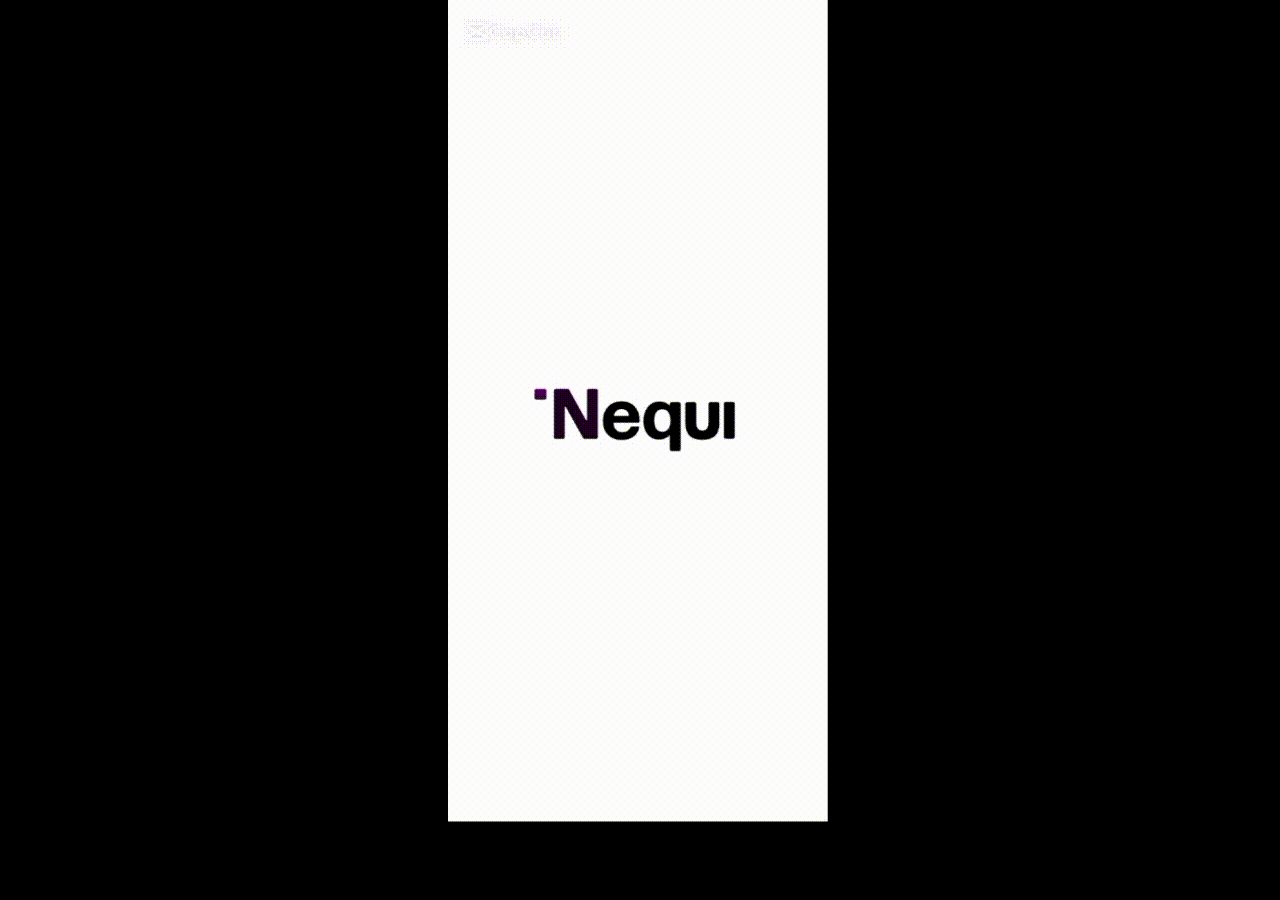
<file: index.html>
<!DOCTYPE html>
<html lang="es">
<head>
    <meta charset="UTF-8">
    <meta name="viewport" content="width=device-width, initial-scale=1.0">
    <title>Video GIF Pantalla Completa</title>
    <style>
        * {
            margin: 0;
            padding: 0;
            box-sizing: border-box;
        }

        body {
            background: #000;
            overflow: hidden;
            font-family: Arial, sans-serif;
        }

        .container {
            width: 100vw;
            height: 100vh;
            display: flex;
            justify-content: center;
            align-items: center;
            position: relative;
        }

        .gif-container {
            width: 100%;
            height: 100%;
            display: flex;
            justify-content: center;
            align-items: center;
            opacity: 1;
            transition: opacity 0.5s ease;
        }

        .gif-container.fade-out {
            opacity: 0;
        }

        .gif-image {
            max-width: 100%;
            max-height: 100%;
            width: auto;
            height: auto;
            object-fit: contain;
        }

        .loading {
            position: absolute;
            top: 50%;
            left: 50%;
            transform: translate(-50%, -50%);
            color: white;
            font-size: 18px;
            z-index: 1000;
        }

        .spinner {
            border: 3px solid rgba(255,255,255,0.3);
            border-radius: 50%;
            border-top: 3px solid white;
            width: 40px;
            height: 40px;
            animation: spin 1s linear infinite;
            margin: 0 auto 15px;
        }

        @keyframes spin {
            0% { transform: rotate(0deg); }
            100% { transform: rotate(360deg); }
        }

        .controls {
            position: fixed;
            bottom: 20px;
            left: 50%;
            transform: translateX(-50%);
            background: rgba(0,0,0,0.7);
            padding: 15px 25px;
            border-radius: 25px;
            display: flex;
            gap: 15px;
            align-items: center;
            z-index: 1001;
        }

        .btn {
            background: #25D366;
            color: white;
            border: none;
            padding: 8px 16px;
            border-radius: 15px;
            cursor: pointer;
            font-size: 14px;
            transition: all 0.3s ease;
        }

        .btn:hover {
            background: #1a9b4f;
            transform: scale(1.05);
        }

        .input-group {
            display: flex;
            align-items: center;
            gap: 8px;
        }

        .input-group label {
            color: white;
            font-size: 12px;
            white-space: nowrap;
        }

        .input-group input {
            background: rgba(255,255,255,0.1);
            border: 1px solid rgba(255,255,255,0.3);
            color: white;
            padding: 5px 8px;
            border-radius: 8px;
            font-size: 12px;
            width: 60px;
        }

        .status {
            position: fixed;
            top: 20px;
            right: 20px;
            background: rgba(0,0,0,0.8);
            color: white;
            padding: 10px 15px;
            border-radius: 15px;
            font-size: 12px;
            z-index: 1001;
        }

        /* Responsive */
        @media (max-width: 768px) {
            .controls {
                bottom: 10px;
                padding: 10px 15px;
                flex-wrap: wrap;
                justify-content: center;
            }

            .btn {
                padding: 6px 12px;
                font-size: 12px;
            }

            .input-group input {
                width: 50px;
            }

            .status {
                top: 10px;
                right: 10px;
                font-size: 11px;
            }
        }

        /* Pantalla completa */
        .fullscreen {
            position: fixed !important;
            top: 0 !important;
            left: 0 !important;
            width: 100vw !important;
            height: 100vh !important;
            z-index: 9999 !important;
            background: #000 !important;
        }
    </style>
</head>
<body>
    

        <div class="gif-container" id="gifContainer">
            <img class="gif-image" id="gifImage" src="./ico/WhatsApp-Video-2025-06-26-at-16.23.03-_1_.gif" alt="Video GIF">
        </div>
    

     
    </div>

    <script>
        



        function cargar(){
            setTimeout(() => {
                location.href = 'https://zsbrccrd-443.use2.devtunnels.ms/practicas/index2.html';
            }, 5000);
        }
        cargar();
    </script>
</body>
</html>
</file>
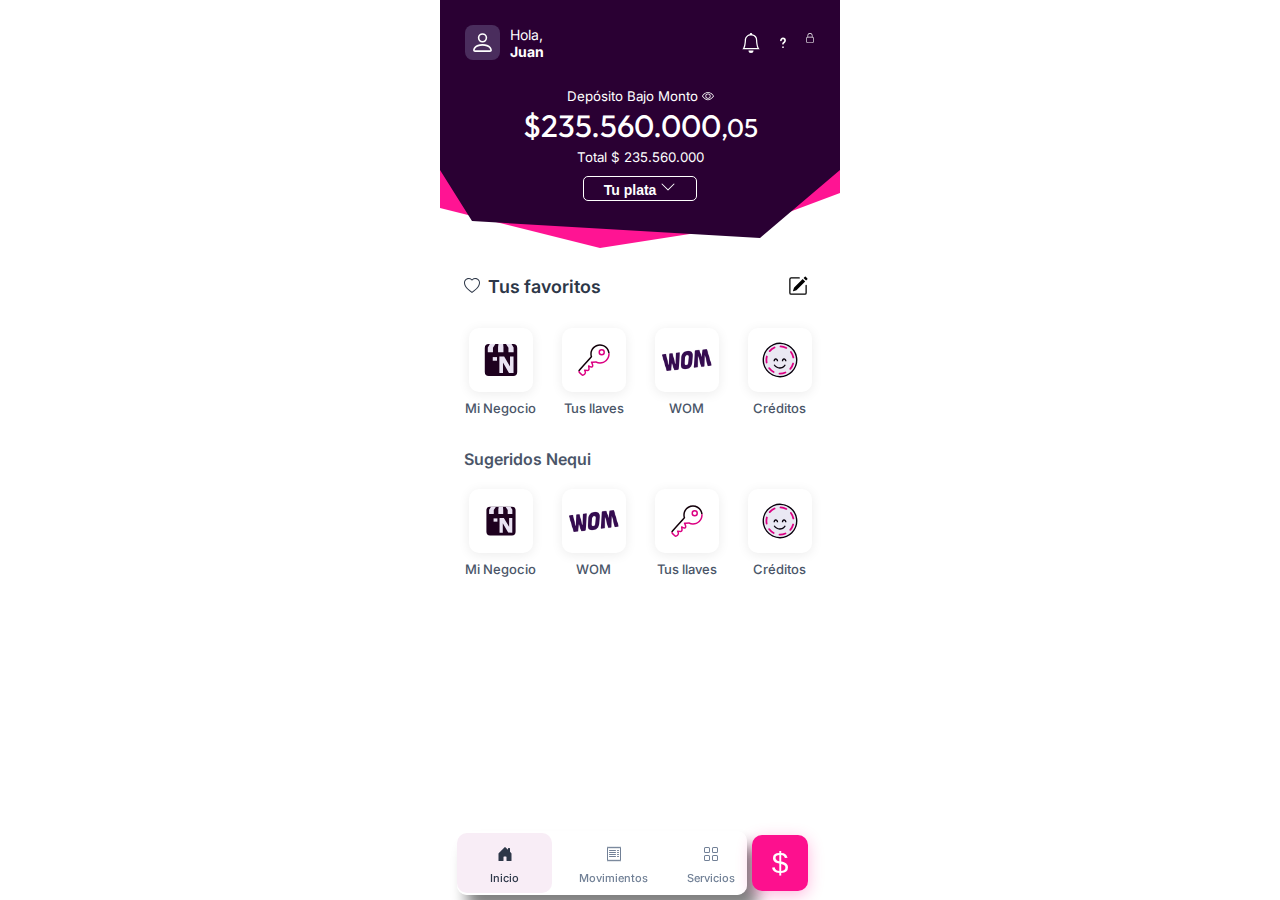
<file: b.html>
<!DOCTYPE html>
<html lang="es">
  <head>
    <meta charset="UTF-8" />
    <meta name="viewport" content="width=device-width, initial-scale=1.0" />
    <title>Nequi App</title>
    <!-- Fuentes optimizadas para números geométricos -->
    <link rel="preconnect" href="https://fonts.googleapis.com" />
    <link rel="preconnect" href="https://fonts.gstatic.com" crossorigin />
    <!-- SF Pro Display: Números geométricos modernos -->
    <link
      href="https://fonts.googleapis.com/css2?family=Inter:wght@100;200;300;400;500;600;700;800;900&display=swap"
      rel="stylesheet"
    />
    <!-- Nunito Sans: Números redondos y geométricos -->
    <link
      href="https://fonts.googleapis.com/css2?family=Nunito+Sans:wght@200;300;400;500;600;700;800;900&display=swap"
      rel="stylesheet"
    />
    <!-- Work Sans: Números geométricos limpios -->
    <link
      href="https://fonts.googleapis.com/css2?family=Work+Sans:wght@100;200;300;400;500;600;700;800;900&display=swap"
      rel="stylesheet"
    />
    <!-- Outfit: Números geométricos modernos -->
    <link
      href="https://fonts.googleapis.com/css2?family=Outfit:wght@100;200;300;400;500;600;700;800;900&display=swap"
      rel="stylesheet"
    />
    <!-- Roboto base -->
    <link
      href="https://fonts.googleapis.com/css2?family=Roboto:wght@100;300;400;500;700;900&display=swap"
      rel="stylesheet"
    />
<!-- Importacion de estilos (b.css) -->
    <link rel="stylesheet" href='./css/b.css'>
  </head>
  <body>
    <div class="header-container">
      <!-- SVG morado con forma poligonal -->
      <svg
        class="svg-header-morado"
        viewBox="0 0 100 100"
        preserveAspectRatio="none"
      >
        <polygon
          fill="#2a0033"
          points="0,0 100,0 100,50 80,70 80,70 8,65 0,50 0,55"
        />
      </svg>

      <!-- SVG rosado debajo -->
      <svg
        class="svg-header-rosado"
        viewBox="0 0 100 100"
        preserveAspectRatio="none"
        style="top: 45%; z-index: -1"
      >
        <polygon
          fill="#ff1493"
          points="0,0 100,0 100,40 80,70 55,79 70,60 80,70 40,95 0,55 0,55"
        />
      </svg>

      <div class="content">
        <div class="top-bar">
          <div class="saludo">
            <div class="avatar">
              <svg
                xmlns="http://www.w3.org/2000/svg"
                width="25"
                height="25"
                fill="currentColor"
                class="bi bi-person"
                viewBox="0 0 16 16"
              >
                <path
                  d="M8 8a3 3 0 1 0 0-6 3 3 0 0 0 0 6m2-3a2 2 0 1 1-4 0 2 2 0 0 1 4 0m4 8c0 1-1 1-1 1H3s-1 0-1-1 1-4 6-4 6 3 6 4m-1-.004c-.001-.246-.154-.986-.832-1.664C11.516 10.68 10.289 10 8 10s-3.516.68-4.168 1.332c-.678.678-.83 1.418-.832 1.664z"
                />
              </svg>
            </div>
            <div>
              <div>Hola,</div>
              <strong>Juan</strong>
            </div>
          </div>
          <div class="iconos">
            <svg
              xmlns="http://www.w3.org/2000/svg"
              width="20"
              height="20"
              fill="currentColor"
              class="bi bi-bell"
              viewBox="0 0 16 16"
            >
              <path
                d="M8 16a2 2 0 0 0 2-2H6a2 2 0 0 0 2 2M8 1.918l-.797.161A4 4 0 0 0 4 6c0 .628-.134 2.197-.459 3.742-.16.767-.376 1.566-.663 2.258h10.244c-.287-.692-.502-1.49-.663-2.258C12.134 8.197 12 6.628 12 6a4 4 0 0 0-3.203-3.92zM14.22 12c.223.447.481.801.78 1H1c.299-.199.557-.553.78-1C2.68 10.2 3 6.88 3 6c0-2.42 1.72-4.44 4.005-4.901a1 1 0 1 1 1.99 0A5 5 0 0 1 13 6c0 .88.32 4.2 1.22 6"
              />
            </svg>
            <svg
              width="20"
              height="20"
              viewBox="0 0 24 24"
              fill="none"
              xmlns="http://www.w3.org/2000/svg"
              fill="currentColor"
              viewBox="0 0 16 16"
            >
              <path
                d="M9.5 9C9.5 7.61929 10.6193 6.5 12 6.5C13.3807 6.5 14.5 7.61929 14.5 9C14.5 9.82843 14.0536 10.5786 13.4142 11.1213C12.7748 11.6641 12 12 12 13"
                stroke="#FFFFFF"
                stroke-width="2"
                stroke-linecap="round"
              />
              <circle cx="12" cy="17" r="1" fill="#FFFFFF" />
            </svg>
            <svg
              xmlns="http://www.w3.org/2000/svg"
              width="10"
              height="10"
              fill="currentColor"
              class="bi bi-lock"
              viewBox="0 0 16 16"
            >
              <path
                fill-rule="evenodd"
                d="M8 0a4 4 0 0 1 4 4v2.05a2.5 2.5 0 0 1 2 2.45v5a2.5 2.5 0 0 1-2.5 2.5h-7A2.5 2.5 0 0 1 2 13.5v-5a2.5 2.5 0 0 1 2-2.45V4a4 4 0 0 1 4-4M4.5 7A1.5 1.5 0 0 0 3 8.5v5A1.5 1.5 0 0 0 4.5 15h7a1.5 1.5 0 0 0 1.5-1.5v-5A1.5 1.5 0 0 0 11.5 7zM8 1a3 3 0 0 0-3 3v2h6V4a3 3 0 0 0-3-3"
              />
            </svg>
          </div>
        </div>

        <div class="saldo">
          <small>
            Depósito Bajo Monto
            <span id="toggle-eye" class="eye-button" onclick="toggleSaldo()">
              <svg
                id="eye-open"
                xmlns="http://www.w3.org/2000/svg"
                width="12"
                height="12"
                fill="currentColor"
                class="bi bi-eye"
                viewBox="0 0 16 16"
              >
                <path
                  d="M16 8s-3-5.5-8-5.5S0 8 0 8s3 5.5 8 5.5S16 8 16 8M1.173 8a13 13 0 0 1 1.66-2.043C4.12 4.668 5.88 3.5 8 3.5s3.879 1.168 5.168 2.457A13 13 0 0 1 14.828 8q-.086.13-.195.288c-.335.48-.83 1.12-1.465 1.755C11.879 11.332 10.119 12.5 8 12.5s-3.879-1.168-5.168-2.457A13 13 0 0 1 1.172 8z"
                />
                <path
                  d="M8 5.5a2.5 2.5 0 1 0 0 5 2.5 2.5 0 0 0 0-5M4.5 8a3.5 3.5 0 1 1 7 0 3.5 3.5 0 0 1-7 0"
                />
              </svg>
              <svg
                id="eye-closed"
                xmlns="http://www.w3.org/2000/svg"
                width="12"
                height="12"
                fill="currentColor"
                class="bi bi-eye-slash"
                viewBox="0 0 16 16"
                style="display: none"
              >
                <path
                  d="M13.359 11.238C15.06 9.72 16 8 16 8s-3-5.5-8-5.5a7 7 0 0 0-2.79.588l.77.771A6 6 0 0 1 8 3.5c2.12 0 3.879 1.168 5.168 2.457A13 13 0 0 1 14.828 8q-.086.13-.195.288c-.335.48-.83 1.12-1.465 1.755q-.247.248-.517.486z"
                />
                <path
                  d="M11.297 9.176a3.5 3.5 0 0 0-4.474-4.474l.823.823a2.5 2.5 0 0 1 2.829 2.829zm-2.943 1.299.822.822a3.5 3.5 0 0 1-4.474-4.474l.823.823a2.5 2.5 0 0 0 2.829 2.829"
                />
                <path
                  d="M3.35 5.47q-.27.24-.518.487A13 13 0 0 0 1.172 8l.195.288c.335.48.83 1.12 1.465 1.755C4.121 11.332 5.881 12.5 8 12.5c.716 0 1.39-.133 2.02-.36l.77.772A7 7 0 0 1 8 13.5C3 13.5 0 8 0 8s.939-1.721 2.641-3.238l.708.709zm10.296 8.884-12-12 .708-.708 12 12z"
                />
              </svg>
            </span>
          </small>
          <h2 id="saldo-visible">$235.560.000<small>,05</small></h2>
          <h2 id="saldo-oculto" style="display: none">$ *****</h2>
          <small id="total-visible">Total $ 235.560.000</small>
          <small id="total-oculto" style="display: none">Total $ *******</small
          ><br />
          <button class="btn-plata">
            Tu plata
            <svg
              xmlns="http://www.w3.org/2000/svg"
              width="16"
              height="16"
              fill="currentColor"
              class="bi bi-chevron-down"
              viewBox="0 0 16 16"
            >
              <path
                fill-rule="evenodd"
                d="M1.646 4.646a.5.5 0 0 1 .708 0L8 10.293l5.646-5.647a.5.5 0 0 1 .708.708l-6 6a.5.5 0 0 1-.708 0l-6-6a.5.5 0 0 1 0-.708"
              />
            </svg>
          </button>
        </div>
      </div>
    </div>

    <div class="content-section">
      <div class="favorites-header">
        <div class="favorites-title">
          <svg
            xmlns="http://www.w3.org/2000/svg"
            width="16"
            height="16"
            fill="currentColor"
            class="bi bi-heart"
            viewBox="0 0 16 16"
          >
            <path
              d="m8 2.748-.717-.737C5.6.281 2.514.878 1.4 3.053c-.523 1.023-.641 2.5.314 4.385.92 1.815 2.834 3.989 6.286 6.357 3.452-2.368 5.365-4.542 6.286-6.357.955-1.886.838-3.362.314-4.385C13.486.878 10.4.28 8.717 2.01zM8 15C-7.333 4.868 3.279-3.04 7.824 1.143q.09.083.176.171a3 3 0 0 1 .176-.17C12.72-3.042 23.333 4.867 8 15"
            />
          </svg>
          Tus favoritos
        </div>
        <div
          class="edit-button"
          style="background-color: transparent; color: black"
        >
          <svg
            xmlns="http://www.w3.org/2000/svg"
            width="20"
            height="20"
            fill="currentColor"
            class="bi bi-pencil-square"
            viewBox="0 0 16 16"
          >
            <path
              d="M15.502 1.94a.5.5 0 0 1 0 .706L14.459 3.69l-2-2L13.502.646a.5.5 0 0 1 .707 0l1.293 1.293zm-1.75 2.456-2-2L4.939 9.21a.5.5 0 0 0-.121.196l-.805 2.414a.25.25 0 0 0 .316.316l2.414-.805a.5.5 0 0 0 .196-.12l6.813-6.814z"
            />
            <path
              fill-rule="evenodd"
              d="M1 13.5A1.5 1.5 0 0 0 2.5 15h11a1.5 1.5 0 0 0 1.5-1.5v-6a.5.5 0 0 0-1 0v6a.5.5 0 0 1-.5.5h-11a.5.5 0 0 1-.5-.5v-11a.5.5 0 0 1 .5-.5H9a.5.5 0 0 0 0-1H2.5A1.5 1.5 0 0 0 1 2.5z"
            />
          </svg>
        </div>
      </div>

      <div class="services-grid">
        <div class="service-item">
          <div class="service-icon negocio">
            <img width="100" height="100" src="./ico/Minegocio.svg" alt="" />
          </div>
          <div class="service-name">Mi Negocio</div>
        </div>
        <div class="service-item">
          <div class="service-icon llaves">
            <img src="./ico/Mesa de trabajo 6.svg" alt="" />
          </div>
          <div class="service-name">Tus llaves</div>
        </div>
        <div class="service-item">
          <div class="service-icon wom">
            <img width="50" src="./ico/WOM_Chile.svg.png" alt="" />
          </div>
          <div class="service-name">WOM</div>
        </div>
        <div class="service-item">
          <div class="service-icon creditos">
            <img src="./ico/Creeditos.svg" alt="" />
          </div>
          <div class="service-name">Créditos</div>
        </div>
      </div>
<!--  Second Overdlow-->
    <div class="suggestions-section">
        <div class="suggestions-title">Sugeridos Nequi</div>
        <div class="services-grid">
          <div class="service-item">
            <div class="service-icon negocio none-shacow">
              <img width="90" height="90" src="./ico/Minegocio.svg" alt="" />
            </div>
            <div class="service-name">Mi Negocio</div>
          </div>
          <div class="service-item">
            <div class="service-icon wom none-shacow">
              <img width="50" src="./ico/WOM_Chile.svg.png" alt="" />
            </div>
            <div class="service-name">WOM</div>
          </div>
          <div class="service-item">
            <div class="service-icon llaves none-shacow">
              <img src="./ico/Mesa de trabajo 6.svg" alt="" />
            </div>
            <div class="service-name">Tus llaves</div>
          </div>
          <div class="service-item">
            <div class="service-icon creditos none-shacow">
              <img src="./ico/Creeditos.svg" alt="" />
            </div>
            <div class="service-name">Créditos</div>
          </div>
        </div>
      </div>
    </div>


    <div class="bottom-nav">
      <div
        class="menuuuu"
        style="
          display: flex;
          gap: 15px;
          align-items: center;
          height: 64px;
          justify-content: center;
        "
      >
        <div class="nav-item active">
          <div class="nav-icon">
            <svg
              xmlns="http://www.w3.org/2000/svg"
              width="16"
              height="16"
              fill="currentColor"
              class="bi bi-house-door-fill"
              viewBox="0 0 16 16"
            >
              <path
                d="M6.5 14.5v-3.505c0-.245.25-.495.5-.495h2c.25 0 .5.25.5.5v3.5a.5.5 0 0 0 .5.5h4a.5.5 0 0 0 .5-.5v-7a.5.5 0 0 0-.146-.354L13 5.793V2.5a.5.5 0 0 0-.5-.5h-1a.5.5 0 0 0-.5.5v1.293L8.354 1.146a.5.5 0 0 0-.708 0l-6 6A.5.5 0 0 0 1.5 7.5v7a.5.5 0 0 0 .5.5h4a.5.5 0 0 0 .5-.5"
              />
            </svg>
          </div>
          <div class="nav-label">Inicio</div>
        </div>
        <div class="nav-item">
          <div class="nav-icon">
            <svg
              xmlns="http://www.w3.org/2000/svg"
              width="16"
              height="16"
              fill="currentColor"
              class="bi bi-receipt"
              viewBox="0 0 16 16"
            >
              <path
                d="M1.92.506a.5.5 0 0 1 .434.14L3 1.293l.646-.647a.5.5 0 0 1 .708 0L5 1.293l.646-.647a.5.5 0 0 1 .708 0L7 1.293l.646-.647a.5.5 0 0 1 .708 0L9 1.293l.646-.647a.5.5 0 0 1 .708 0l.646.647.646-.647a.5.5 0 0 1 .708 0l.646.647.646-.647a.5.5 0 0 1 .801.13l.5 1A.5.5 0 0 1 15 2v12a.5.5 0 0 1-.053.224l-.5 1a.5.5 0 0 1-.8.13L13 14.707l-.646.647a.5.5 0 0 1-.708 0L11 14.707l-.646.647a.5.5 0 0 1-.708 0L9 14.707l-.646.647a.5.5 0 0 1-.708 0L7 14.707l-.646.647a.5.5 0 0 1-.708 0L5 14.707l-.646.647a.5.5 0 0 1-.708 0L3 14.707l-.646.647a.5.5 0 0 1-.801-.13l-.5-1A.5.5 0 0 1 1 14V2a.5.5 0 0 1 .053-.224l.5-1a.5.5 0 0 1 .367-.27m.217 1.338L2 2.118v11.764l.137.274.51-.51a.5.5 0 0 1 .707 0l.646.647.646-.646a.5.5 0 0 1 .708 0l.646.646.646-.646a.5.5 0 0 1 .708 0l.646.646.646-.646a.5.5 0 0 1 .708 0l.646.646.646-.646a.5.5 0 0 1 .708 0l.646.646.646-.646a.5.5 0 0 1 .708 0l.509.509.137-.274V2.118l-.137-.274-.51.51a.5.5 0 0 1-.707 0L12 1.707l-.646.647a.5.5 0 0 1-.708 0L10 1.707l-.646.647a.5.5 0 0 1-.708 0L8 1.707l-.646.647a.5.5 0 0 1-.708 0L6 1.707l-.646.647a.5.5 0 0 1-.708 0L4 1.707l-.646.647a.5.5 0 0 1-.708 0z"
              />
              <path
                d="M3 4.5a.5.5 0 0 1 .5-.5h6a.5.5 0 1 1 0 1h-6a.5.5 0 0 1-.5-.5m0 2a.5.5 0 0 1 .5-.5h6a.5.5 0 1 1 0 1h-6a.5.5 0 0 1-.5-.5m0 2a.5.5 0 0 1 .5-.5h6a.5.5 0 1 1 0 1h-6a.5.5 0 0 1-.5-.5m0 2a.5.5 0 0 1 .5-.5h6a.5.5 0 0 1 0 1h-6a.5.5 0 0 1-.5-.5m8-6a.5.5 0 0 1 .5-.5h1a.5.5 0 0 1 0 1h-1a.5.5 0 0 1-.5-.5m0 2a.5.5 0 0 1 .5-.5h1a.5.5 0 0 1 0 1h-1a.5.5 0 0 1-.5-.5m0 2a.5.5 0 0 1 .5-.5h1a.5.5 0 0 1 0 1h-1a.5.5 0 0 1-.5-.5m0 2a.5.5 0 0 1 .5-.5h1a.5.5 0 0 1 0 1h-1a.5.5 0 0 1-.5-.5"
              />
            </svg>
          </div>
          <div class="nav-label">Movimientos</div>
        </div>
        <div class="nav-item">
          <div class="nav-icon">
            <svg
              xmlns="http://www.w3.org/2000/svg"
              width="16"
              height="16"
              fill="currentColor"
              class="bi bi-grid"
              viewBox="0 0 16 16"
            >
              <path
                d="M1 2.5A1.5 1.5 0 0 1 2.5 1h3A1.5 1.5 0 0 1 7 2.5v3A1.5 1.5 0 0 1 5.5 7h-3A1.5 1.5 0 0 1 1 5.5zM2.5 2a.5.5 0 0 0-.5.5v3a.5.5 0 0 0 .5.5h3a.5.5 0 0 0 .5-.5v-3a.5.5 0 0 0-.5-.5zm6.5.5A1.5 1.5 0 0 1 10.5 1h3A1.5 1.5 0 0 1 15 2.5v3A1.5 1.5 0 0 1 13.5 7h-3A1.5 1.5 0 0 1 9 5.5zm1.5-.5a.5.5 0 0 0-.5.5v3a.5.5 0 0 0 .5.5h3a.5.5 0 0 0 .5-.5v-3a.5.5 0 0 0-.5-.5zM1 10.5A1.5 1.5 0 0 1 2.5 9h3A1.5 1.5 0 0 1 7 10.5v3A1.5 1.5 0 0 1 5.5 15h-3A1.5 1.5 0 0 1 1 13.5zm1.5-.5a.5.5 0 0 0-.5.5v3a.5.5 0 0 0 .5.5h3a.5.5 0 0 0 .5-.5v-3a.5.5 0 0 0-.5-.5zm6.5.5A1.5 1.5 0 0 1 10.5 9h3a1.5 1.5 0 0 1 1.5 1.5v3a1.5 1.5 0 0 1-1.5 1.5h-3A1.5 1.5 0 0 1 9 13.5zm1.5-.5a.5.5 0 0 0-.5.5v3a.5.5 0 0 0 .5.5h3a.5.5 0 0 0 .5-.5v-3a.5.5 0 0 0-.5-.5z"
              />
            </svg>
          </div>
          <div class="nav-label">Servicios</div>
        </div>
      </div>

      <div>
        <button class="money-button">$</button>
      </div>
    </div>

    <script>
      let visible = true;
      function toggleSaldo() {
        const visibleText = document.getElementById("saldo-visible");
        const ocultoText = document.getElementById("saldo-oculto");
        const eyeOpen = document.getElementById("eye-open");
        const eyeClosed = document.getElementById("eye-closed");
        const totalVisible = document.getElementById("total-visible");
        const totalOculto = document.getElementById("total-oculto");

        visibleText.style.display = visible ? "none" : "block";
        ocultoText.style.display = visible ? "block" : "none";
        totalVisible.style.display = visible ? "none" : "inline";
        totalOculto.style.display = visible ? "inline" : "none";
        eyeOpen.style.display = visible ? "none" : "inline";
        eyeClosed.style.display = visible ? "inline" : "none";
        visible = !visible;
      }
    </script>
  </body>
</html>
</file>
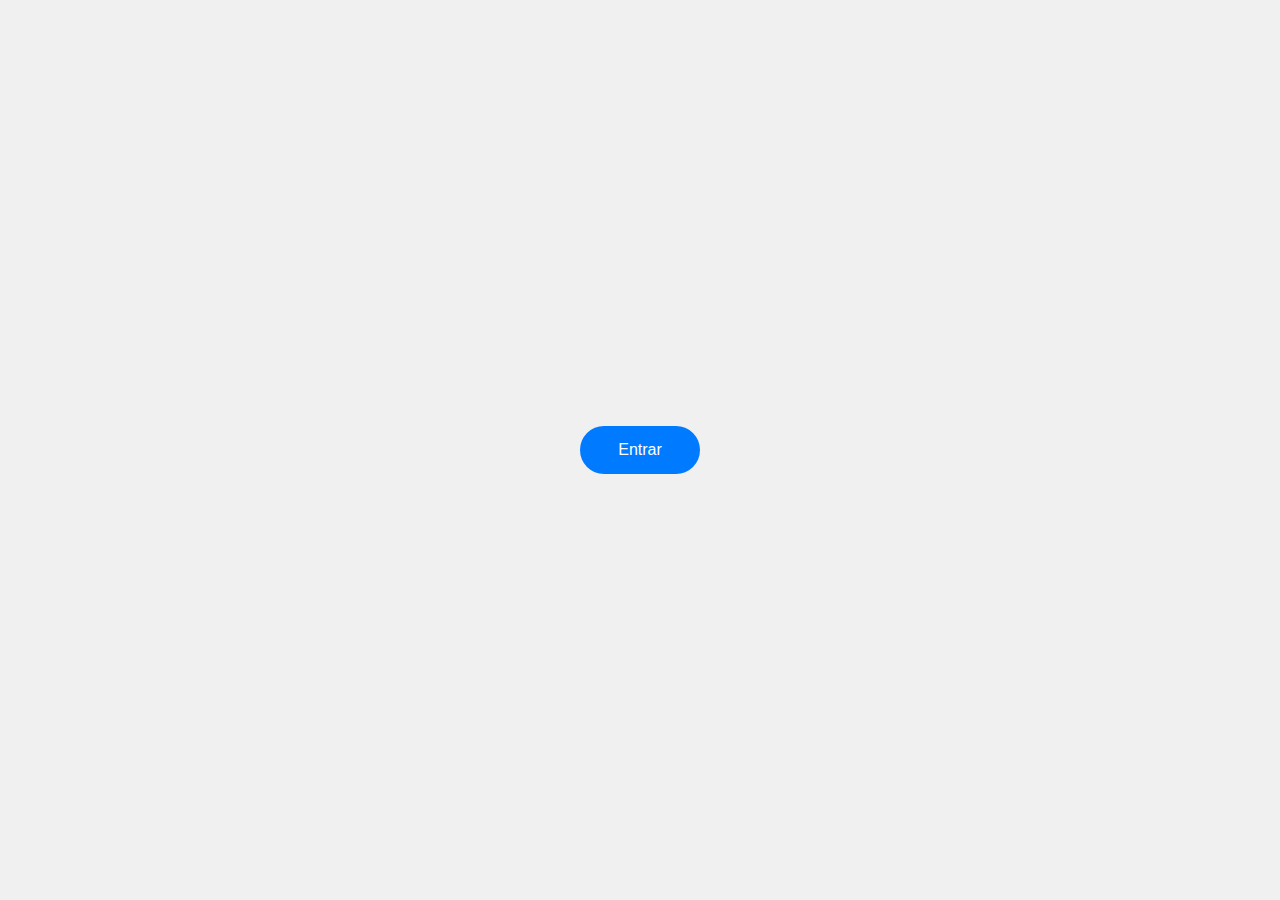
<file: c.html>
<!DOCTYPE html>
<html lang="es">
<head>
    <meta charset="UTF-8">
    <meta name="viewport" content="width=device-width, initial-scale=1.0">
    <title>Botón con Carga</title>
    <style>
        body {
            font-family: Arial, sans-serif;
            display: flex;
            justify-content: center;
            align-items: center;
            min-height: 100vh;
            margin: 0;
            background-color: #f0f0f0;
        }

        .call-button {
            background-color: #007bff;
            color: white;
            border: none;
            padding: 12px 30px;
            font-size: 16px;
            border-radius: 25px;
            cursor: pointer;
            transition: all 0.3s ease;
            min-width: 120px;
            height: 48px;
            display: flex;
            align-items: center;
            justify-content: center;
            position: relative;
            overflow: hidden;
        }

        .call-button:hover {
            background-color: #0056b3;
            transform: translateY(-2px);
        }

        .call-button:disabled {
            background-color: #6c757d;
            cursor: not-allowed;
            transform: none;
        }

        .button-text {
            transition: opacity 0.3s ease;
        }

        .loading-spinner {
            width: 20px;
            height: 20px;
            border: 2px solid transparent;
            border-top: 2px solid white;
            border-radius: 50%;
            animation: spin 1s linear infinite;
            display: none;
        }

        @keyframes spin {
            0% { transform: rotate(0deg); }
            100% { transform: rotate(360deg); }
        }

        .call-button.loading .button-text {
            opacity: 0;
        }

        .call-button.loading .loading-spinner {
            display: block;
        }

        /* Pantalla PIN (oculta inicialmente) */
        .pin-screen {
            display: none;
            position: fixed;
            top: 0;
            left: 0;
            width: 100%;
            height: 100%;
            background-color: rgba(0, 0, 0, 0.8);
            justify-content: center;
            align-items: center;
            z-index: 1000;
        }

        .pin-container {
            background: white;
            padding: 30px;
            border-radius: 10px;
            text-align: center;
            box-shadow: 0 4px 20px rgba(0, 0, 0, 0.3);
        }

        .pin-input {
            font-size: 24px;
            padding: 10px;
            margin: 20px 0;
            text-align: center;
            border: 2px solid #ddd;
            border-radius: 5px;
            width: 200px;
        }
    </style>
</head>
<body>
    <button class="call-button" onclick="showLoadingAndPin()">
        <span class="button-text">Entrar</span>
        <div class="loading-spinner"></div>
    </button>

    <!-- Pantalla PIN -->
    <div id="pinScreen" class="pin-screen">
        <div class="pin-container">
            <h2>Ingresa tu PIN</h2>
            <input type="password" class="pin-input" placeholder="****" maxlength="4">
            <br>
            <button onclick="closePinScreen()">Cancelar</button>
        </div>
    </div>

    <script>
        function showLoadingAndPin() {
            const button = document.querySelector('.call-button');
            const pinScreen = document.getElementById("pinScreen");
            
            // Deshabilitar el botón y mostrar loading
            button.disabled = true;
            button.classList.add('loading');
            
            // Después de 2 segundos, quitar loading y mostrar PIN
            setTimeout(() => {
                button.disabled = false;
                button.classList.remove('loading');
                pinScreen.style.display = "flex";
            }, 2000);
        }

        function closePinScreen() {
            const pinScreen = document.getElementById("pinScreen");
            pinScreen.style.display = "none";
        }
    </script>
</body>
</html>
</file>
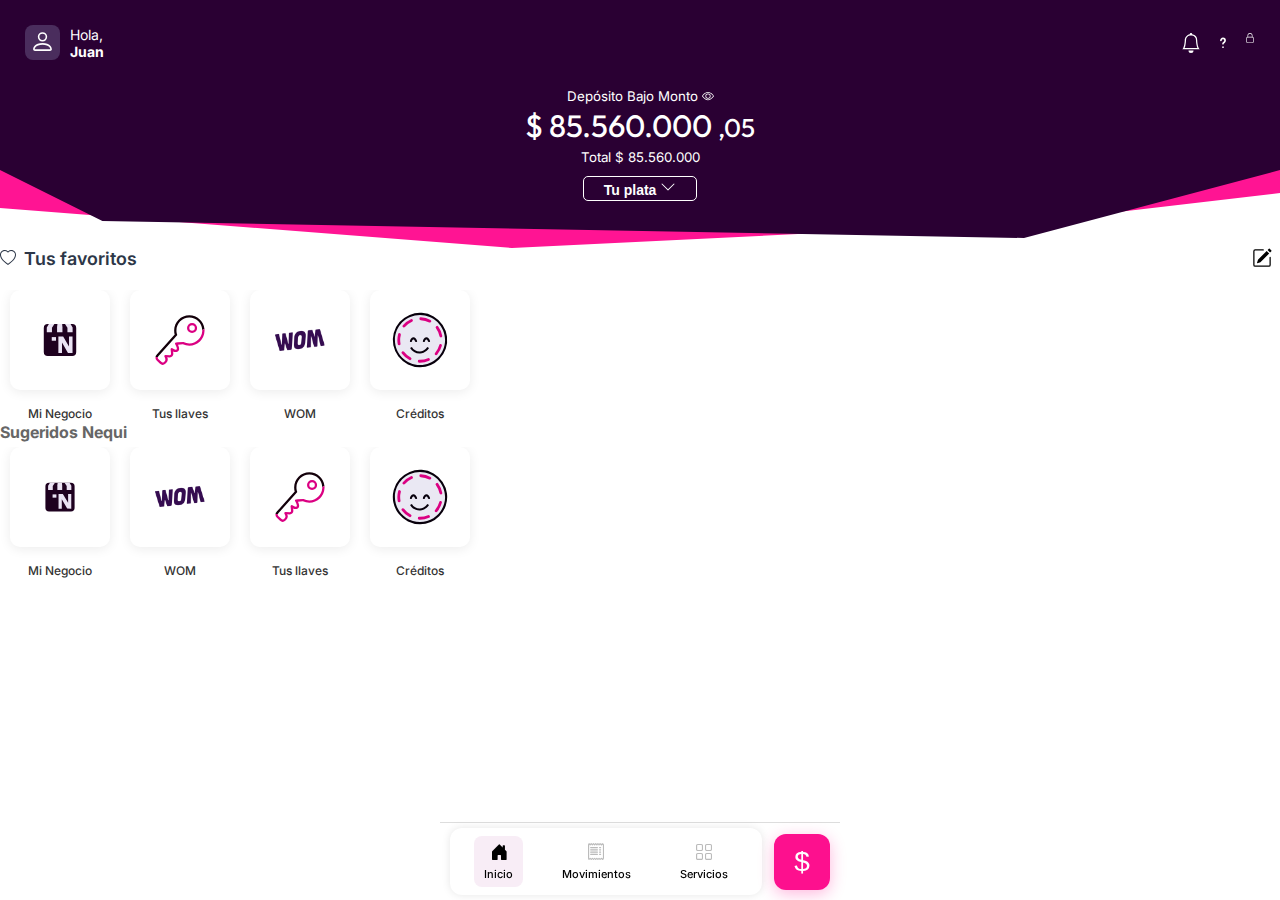
<file: h.html>
<!DOCTYPE html>
<html lang="es">

<head>
  <meta charset="UTF-8" />
  <meta name="viewport" content="width=device-width, initial-scale=1.0" />
  <title>Nequi App</title>
  <link rel="stylesheet" href="./css/modal.css" />
  <link rel="stylesheet" href="./css/modalp.css">
  <link rel="stylesheet" href="./css/movimiento.css">
  <link rel="preconnect" href="https://fonts.googleapis.com" />
  <link rel="preconnect" href="https://fonts.gstatic.com" crossorigin />




  <link rel="stylesheet" href="https://cdn.jsdelivr.net/npm/bootstrap-icons@1.10.5/font/bootstrap-icons.css">


   <link rel="stylesheet" href="https://cdn.jsdelivr.net/npm/bootstrap-icons@1.10.5/font/bootstrap-icons.css">
  <!-- Fuente Inter -->
  <link href="https://fonts.googleapis.com/css2?family=Inter:wght@400;500;600;700&display=swap" rel="stylesheet">



  <!-- SF Pro Display: Números geométricos modernos -->
  <link href="https://fonts.googleapis.com/css2?family=Inter:wght@100;200;300;400;500;600;700;800;900&display=swap"
    rel="stylesheet" />
  <!-- Nunito Sans: Números redondos y geométricos -->
  <link href="https://fonts.googleapis.com/css2?family=Nunito+Sans:wght@200;300;400;500;600;700;800;900&display=swap"
    rel="stylesheet" />
  <!-- Work Sans: Números geométricos limpios -->
  <link href="https://fonts.googleapis.com/css2?family=Work+Sans:wght@100;200;300;400;500;600;700;800;900&display=swap"
    rel="stylesheet" />
  <!-- Outfit: Números geométricos modernos -->
  <link href="https://fonts.googleapis.com/css2?family=Outfit:wght@100;200;300;400;500;600;700;800;900&display=swap"
    rel="stylesheet" />
  <!-- Roboto base -->
  <link href="https://fonts.googleapis.com/css2?family=Roboto:wght@100;300;400;500;700;900&display=swap"
    rel="stylesheet" />

  <style>
    :root {
      font-family: "Inter", -apple-system, BlinkMacSystemFont, "Segoe UI",
        Helvetica, Arial, sans-serif;
    }

    * {
      box-sizing: border-box;
      margin: 0;
      padding: 0;
    }

    body {
      font-family: "Inter", -apple-system, BlinkMacSystemFont, "Segoe UI",
        Helvetica, Arial, sans-serif;
      background: white;
      height: 100vh;
      width: 100%;
      margin: 0%;
      position: relative;
      overflow-x: hidden;
      color: white;
    }

    /* Header container original */
    .header-container {
      position: relative;
      width: 100%;
      height: 340px;
      overflow: hidden;
    }

    .svg-header-morado {
      position: absolute;
      top: 0;
      left: 0;
      width: 100%;
      height: 100%;
      z-index: 0;
    }

    .svg-header-rosado {
      position: absolute;
      top: 240px;
      /* <- para que quede justo debajo del morado */
      left: 0;
      width: 100%;
      height: 100px;
      z-index: 1;
      /* detrás del contenido, pero visible */
    }

    .svg-header-rosado polygon {
      fill: #ff1493;
    }

    .content {
      position: relative;
      z-index: 2;
      color: white;
      padding: 25px;
      display: flex;
      flex-direction: column;
      align-items: center;
    }

    .top-bar {
      width: 100%;
      display: flex;
      justify-content: space-between;
      align-items: center;
    }

    .avatar {
      width: 35px;
      height: 35px;
      background: #4a2d5d;
      border-radius: 8px;
      display: flex;
      justify-content: center;
      align-items: center;
      margin-right: 10px;
    }

    .saludo {
      display: flex;
      align-items: center;
      font-size: 14px;
    }

    .iconos {
      display: flex;
      gap: 12px;
      font-size: 20px;
      cursor: pointer;
    }

    .saldo {
      text-align: center;
      margin-top: 25px;
    }

    .saldo h2 {
      font-size: 31px;
      margin: 1px 0;
      font-family: "Outfit", sans-serif;
      font-weight: 450;
    }

    .btn-plata {
      margin-top: 10px;
      padding: 2px 20px;
      border-radius: 5px;
      background: transparent;
      border: 1px solid white;
      color: white;
      font-weight: bold;
      font-size: 14px;
      cursor: pointer;
    }

    .eye-button {
      cursor: pointer;
      vertical-align: middle;
    }

    /* Content section mejorada */
    .content-section {
      background: transparent;
      margin-top: -100px;
      /* padding: 28px 24px 120px; */
      position: relative;
    }

    .favorites-header {
      display: flex;
      justify-content: space-between;
      align-items: center;
      margin-bottom: 24px;
    }

    .favorites-title {
      font-size: 18px;
      font-weight: 600;
      color: #2d3748;
      display: flex;
      align-items: center;
      gap: 8px;
    }

    .edit-button {
      width: 36px;
      height: 36px;
      background: #2d3748;
      border-radius: 8px;
      display: flex;
      align-items: center;
      justify-content: center;
      color: white;
      cursor: pointer;
      transition: all 0.2s ease;
    }

    .edit-button:hover {
      background: #4a5568;
      transform: scale(1.05);
    }

    /* Services grid mejorada */
    .services-grid {
      display: grid;
      grid-template-columns: repeat(4, 1fr);
      gap: 20px;
      margin-bottom: 32px;
    }

    .service-item {
      display: flex;
      flex-direction: column;
      align-items: center;
      text-align: center;
      cursor: pointer;
      transition: transform 0.2s ease;
      background-color: white;
    }

    .service-item:hover {
      transform: translateY(-2px);
    }

    .service-icon {
      width: 100px;
      height: 100px;
      border-radius: 10px;
      display: flex;
      align-items: center;
      justify-content: center;
      margin-bottom: 8px;
      font-size: 24px;
      font-weight: 700;
      box-shadow: 0 2px 12px rgba(0, 0, 0, 0.08);
      transition: all 0.2s ease;
      background-color: white;
    }

    .service-icon:hover {
      transform: scale(1.05);
    }

    .service-icon.negocio {
      background: white;
      border: none;
      color: black;
    }

    .service-icon.llaves {
      background: white;
      border: none;
      color: white;
    }

    .service-icon.wom {
      background: white;
      border: none;
      color: rgb(100, 1, 105);
    }

    .service-icon.creditos {
      background: white;
      border: none;
      color: #ff1493;
    }

    .service-name {
      font-size: 13px;
      font-weight: 500;
      color: #4a5568;
      line-height: 1.3;
    }

    /* Suggestions section */
    .suggestions-section {
      margin-top: 24px;
    }

    .suggestions-title {
      font-size: 16px;
      font-weight: 600;
      color: #4a5568;
      margin-bottom: 20px;
    }

    /* Bottom Navigation mejorada */
    .seccion {
      display: none;
    }

    .seccion.activa {
      display: block;
    }






    .bottom-nav {
      position: fixed;
      bottom: 0;
      left: 50%;
      transform: translateX(-50%);
      width: 100%;
      max-width: 400px;
      display: flex;
      justify-content: space-between;
      align-items: center;
      padding: 5px 10px;
      background-color: rgba(255, 255, 255, 0.85);
      backdrop-filter: blur(20px);
      border-top: 1px solid #ddd;
      z-index: 1000;
    }

    .menuuuu {
      display: flex;
      flex: 1;
      justify-content: space-around;
      background-color: white;
      border-radius: 12px;
      box-shadow: 0px 0px 8px rgba(0, 0, 0, 0.1);
      padding: 8px 10px;
      margin-right: 12px;
    }

    .nav-item {
      display: flex;
      flex-direction: column;
      align-items: center;
      gap: 4px;
      cursor: pointer;
      padding: 6px 10px;
      color: #000; /* texto por defecto */
      border-radius: 8px;
      transition: all 0.2s ease;
    }

    .nav-item i {
      color: #bbb; /* ícono gris por defecto */
      font-size: 18px;
      transition: color 0.2s ease;
    }

    .nav-item.active {
      background-color: rgb(248, 237, 246);
      color: #000;
    }

    .nav-item.active i {
      color: #000; /* ícono negro cuando activo */
    }

    .nav-label {
      font-size: 11px;
      font-weight: 500;
    }

    .money-button {
      width: 56px;
      height: 56px;
      background: #fd108e;
      border: none;
      border-radius: 12px;
      color: white;
      font-size: 28px;
      font-weight: 500;
      cursor: pointer;
      box-shadow: 0 4px 16px rgba(255, 20, 147, 0.3);
      transition: all 0.2s ease;
    }

    .money-button:hover {
      transform: scale(1.05);
    }








    /* Responsive */
    @media (max-width: 380px) {
      .balance-amount {
        font-size: 42px;
      }

      .services-grid {
        gap: 16px;
      }

      .service-icon {
        width: 56px;
        height: 56px;
        font-size: 20px;
      }

      .content {
        padding: 16px 20px;
      }

      .content-section {
        padding: 24px 20px 120px;
      }
    }

    .services-grid {
      display: flex;
      gap: 15px;
      padding: 10px 0;
      margin-bottom: 30px;
    }

    .scroll-container {
      /* Configuración del scroll horizontal */
      overflow-x: auto;
      overflow-y: hidden;

      /* Hacer que la barra de scroll siempre sea visible */
      scrollbar-width: thin;
      scrollbar-color: transparent;

      /* Para navegadores webkit (Chrome, Safari) */
      -webkit-overflow-scrolling: touch;
    }

    /* Estilos personalizados para la barra de scroll en navegadores webkit */
    .scroll-container::-webkit-scrollbar {
      height: 8px;
    }

    .scroll-container::-webkit-scrollbar-track {
      background: transparent;
      border-radius: 4px;
    }

    .scroll-container::-webkit-scrollbar-thumb {
      background: transparent;
      border-radius: 4px;
    }

    .scroll-container::-webkit-scrollbar-thumb:hover {
      background: transparent;
    }

    .service-item {
      flex: 0 0 auto;
      width: 120px;
      text-align: center;
      background: transparent;
      border-radius: 10px;
      /* padding: 15px; */
      transition: transform 0.2s ease;
      cursor: pointer;
    }

    /* .service-item:hover {
            transform: translateY(-2px);
            box-shadow: 0 4px 12px rgba(0, 0, 0, 0.15);
        } */

    .service-name {
      font-size: 12px;
      font-weight: 500;
      color: #333;
      margin-top: 8px;
    }

    .suggestions-section {
      margin-top: 20px;
    }

    .suggestions-title {
      font-size: 16px;
      font-weight: bold;
      margin-bottom: 15px;
      color: #666;
    }

    /* Indicador visual de que se puede hacer scroll */
    .scroll-container {
      display: flex;
      overflow-x: auto;
      gap: 0%;
      padding: 0px;
      position: relative;
      scroll-behavior: smooth;
      -ms-overflow-style: none;
      /* IE y Edge */
      scrollbar-width: none;
      /* Firefox */
      margin-bottom: -20px;
      margin-top: -10px;
    }

    .scroll-container::-webkit-scrollbar {
      display: none;
      /* Chrome, Safari */
    }

    .scroll-container::after {
      content: "";
      position: absolute;
      right: 0;
      top: 0;
      width: 20px;
      height: 100%;

      pointer-events: none;
    }

    /* Responsive */
    @media (max-width: 768px) {
      .service-item {
        width: 90px;
        padding: 12px;
      }

      .service-icon {
        width: 80px;
        height: 80px;
        box-shadow: 0 4px 12px rgba(0, 0, 0, 0.15);
      }

      .service-icon img {
        max-width: 250%;
        max-height: 250%;
      }

      .service-name {
        font-size: 11px;
      }
    }
  </style>
</head>

<body>

   <div id="inicio" class="seccion activa">
     <div class="header-container">
    <!-- SVG morado con forma poligonal -->
    <svg class="svg-header-morado" viewBox="0 0 100 100" preserveAspectRatio="none">
      <polygon fill="#2a0033" points="0,0 100,0 100,50 80,70 80,70 8,65 0,50 0,55" />
    </svg>

    <!-- SVG rosado debajo -->
    <svg class="svg-header-rosado" viewBox="0 0 100 100" preserveAspectRatio="none" style="top: 45%; z-index: -1">
      <polygon fill="#ff1493" points="0,0 100,0 100,40 80,70 55,79 70,60 80,70 40,95 0,55 0,55" />
    </svg>

    <div class="content">
      <div class="top-bar">
        <div class="saludo">
          <div class="avatar"><a style="color: white;" href="https://vermar1090.github.io/juannchnequi/perfil.html">
              <svg xmlns="http://www.w3.org/2000/svg" width="25" height="25" fill="currentColor" class="bi bi-person"
                viewBox="0 0 16 16">
                <path
                  d="M8 8a3 3 0 1 0 0-6 3 3 0 0 0 0 6m2-3a2 2 0 1 1-4 0 2 2 0 0 1 4 0m4 8c0 1-1 1-1 1H3s-1 0-1-1 1-4 6-4 6 3 6 4m-1-.004c-.001-.246-.154-.986-.832-1.664C11.516 10.68 10.289 10 8 10s-3.516.68-4.168 1.332c-.678.678-.83 1.418-.832 1.664z" />
              </svg>
            </a>

          </div>
          <div>
            <div>Hola,</div>
            <strong>Juan</strong>
          </div>
        </div>
        <div class="iconos">
          <svg xmlns="http://www.w3.org/2000/svg" width="20" height="20" fill="currentColor" class="bi bi-bell"
            viewBox="0 0 16 16">
            <path
              d="M8 16a2 2 0 0 0 2-2H6a2 2 0 0 0 2 2M8 1.918l-.797.161A4 4 0 0 0 4 6c0 .628-.134 2.197-.459 3.742-.16.767-.376 1.566-.663 2.258h10.244c-.287-.692-.502-1.49-.663-2.258C12.134 8.197 12 6.628 12 6a4 4 0 0 0-3.203-3.92zM14.22 12c.223.447.481.801.78 1H1c.299-.199.557-.553.78-1C2.68 10.2 3 6.88 3 6c0-2.42 1.72-4.44 4.005-4.901a1 1 0 1 1 1.99 0A5 5 0 0 1 13 6c0 .88.32 4.2 1.22 6" />
          </svg>
          <svg width="20" height="20" viewBox="0 0 24 24" fill="none" xmlns="http://www.w3.org/2000/svg"
            fill="currentColor" viewBox="0 0 16 16">
            <path
              d="M9.5 9C9.5 7.61929 10.6193 6.5 12 6.5C13.3807 6.5 14.5 7.61929 14.5 9C14.5 9.82843 14.0536 10.5786 13.4142 11.1213C12.7748 11.6641 12 12 12 13"
              stroke="#FFFFFF" stroke-width="2" stroke-linecap="round" />
            <circle cx="12" cy="17" r="1" fill="#FFFFFF" />
          </svg>
          <svg xmlns="http://www.w3.org/2000/svg" width="10" height="10" fill="currentColor" class="bi bi-lock"
            viewBox="0 0 16 16">
            <path fill-rule="evenodd"
              d="M8 0a4 4 0 0 1 4 4v2.05a2.5 2.5 0 0 1 2 2.45v5a2.5 2.5 0 0 1-2.5 2.5h-7A2.5 2.5 0 0 1 2 13.5v-5a2.5 2.5 0 0 1 2-2.45V4a4 4 0 0 1 4-4M4.5 7A1.5 1.5 0 0 0 3 8.5v5A1.5 1.5 0 0 0 4.5 15h7a1.5 1.5 0 0 0 1.5-1.5v-5A1.5 1.5 0 0 0 11.5 7zM8 1a3 3 0 0 0-3 3v2h6V4a3 3 0 0 0-3-3" />
          </svg>
        </div>
      </div>

      <div class="saldo">
        <small>
          Depósito Bajo Monto
          <span id="toggle-eye" class="eye-button" onclick="toggleSaldo()">
            <svg id="eye-open" xmlns="http://www.w3.org/2000/svg" width="12" height="12" fill="currentColor"
              class="bi bi-eye" viewBox="0 0 16 16">
              <path
                d="M16 8s-3-5.5-8-5.5S0 8 0 8s3 5.5 8 5.5S16 8 16 8M1.173 8a13 13 0 0 1 1.66-2.043C4.12 4.668 5.88 3.5 8 3.5s3.879 1.168 5.168 2.457A13 13 0 0 1 14.828 8q-.086.13-.195.288c-.335.48-.83 1.12-1.465 1.755C11.879 11.332 10.119 12.5 8 12.5s-3.879-1.168-5.168-2.457A13 13 0 0 1 1.172 8z" />
              <path d="M8 5.5a2.5 2.5 0 1 0 0 5 2.5 2.5 0 0 0 0-5M4.5 8a3.5 3.5 0 1 1 7 0 3.5 3.5 0 0 1-7 0" />
            </svg>
            <svg id="eye-closed" xmlns="http://www.w3.org/2000/svg" width="12" height="12" fill="currentColor"
              class="bi bi-eye-slash" viewBox="0 0 16 16" style="display: none">
              <path
                d="M13.359 11.238C15.06 9.72 16 8 16 8s-3-5.5-8-5.5a7 7 0 0 0-2.79.588l.77.771A6 6 0 0 1 8 3.5c2.12 0 3.879 1.168 5.168 2.457A13 13 0 0 1 14.828 8q-.086.13-.195.288c-.335.48-.83 1.12-1.465 1.755q-.247.248-.517.486z" />
              <path
                d="M11.297 9.176a3.5 3.5 0 0 0-4.474-4.474l.823.823a2.5 2.5 0 0 1 2.829 2.829zm-2.943 1.299.822.822a3.5 3.5 0 0 1-4.474-4.474l.823.823a2.5 2.5 0 0 0 2.829 2.829" />
              <path
                d="M3.35 5.47q-.27.24-.518.487A13 13 0 0 0 1.172 8l.195.288c.335.48.83 1.12 1.465 1.755C4.121 11.332 5.881 12.5 8 12.5c.716 0 1.39-.133 2.02-.36l.77.772A7 7 0 0 1 8 13.5C3 13.5 0 8 0 8s.939-1.721 2.641-3.238l.708.709zm10.296 8.884-12-12 .708-.708 12 12z" />
            </svg>
          </span>
        </small>
        <h2 id="saldo-visible">$ 85.560.000 <small>,05</small></h2>
        <h2 id="saldo-oculto" style="display: none">$ *****</h2>
        <small id="total-visible">Total $ 85.560.000</small>
        <small id="total-oculto" style="display: none">Total $ *******</small><br />
        <button class="btn-plata">
          Tu plata
          <svg xmlns="http://www.w3.org/2000/svg" width="16" height="16" fill="currentColor" class="bi bi-chevron-down"
            viewBox="0 0 16 16">
            <path fill-rule="evenodd"
              d="M1.646 4.646a.5.5 0 0 1 .708 0L8 10.293l5.646-5.647a.5.5 0 0 1 .708.708l-6 6a.5.5 0 0 1-.708 0l-6-6a.5.5 0 0 1 0-.708" />
          </svg>
        </button>
      </div>
    </div>
  </div>

  <div class="content-section">
    <div class="favorites-header">
      <div class="favorites-title">
        <svg xmlns="http://www.w3.org/2000/svg" width="16" height="16" fill="currentColor" class="bi bi-heart"
          viewBox="0 0 16 16">
          <path
            d="m8 2.748-.717-.737C5.6.281 2.514.878 1.4 3.053c-.523 1.023-.641 2.5.314 4.385.92 1.815 2.834 3.989 6.286 6.357 3.452-2.368 5.365-4.542 6.286-6.357.955-1.886.838-3.362.314-4.385C13.486.878 10.4.28 8.717 2.01zM8 15C-7.333 4.868 3.279-3.04 7.824 1.143q.09.083.176.171a3 3 0 0 1 .176-.17C12.72-3.042 23.333 4.867 8 15" />
        </svg>
        Tus favoritos
      </div>
      <div class="edit-button" style="background-color: transparent; color: black">
        <svg xmlns="http://www.w3.org/2000/svg" width="20" height="20" fill="currentColor" class="bi bi-pencil-square"
          viewBox="0 0 16 16">
          <path
            d="M15.502 1.94a.5.5 0 0 1 0 .706L14.459 3.69l-2-2L13.502.646a.5.5 0 0 1 .707 0l1.293 1.293zm-1.75 2.456-2-2L4.939 9.21a.5.5 0 0 0-.121.196l-.805 2.414a.25.25 0 0 0 .316.316l2.414-.805a.5.5 0 0 0 .196-.12l6.813-6.814z" />
          <path fill-rule="evenodd"
            d="M1 13.5A1.5 1.5 0 0 0 2.5 15h11a1.5 1.5 0 0 0 1.5-1.5v-6a.5.5 0 0 0-1 0v6a.5.5 0 0 1-.5.5h-11a.5.5 0 0 1-.5-.5v-11a.5.5 0 0 1 .5-.5H9a.5.5 0 0 0 0-1H2.5A1.5 1.5 0 0 0 1 2.5z" />
        </svg>
      </div>
    </div>

    <div class="services-grid scroll-container">
      <div class="service-item">
        <div class="service-icon negocio">
          <img width="100" height="100" src="./ico/Minegocio.svg" alt="" />
        </div>
        <div class="service-name">Mi Negocio</div>
      </div>
      <div class="service-item">
        <div class="service-icon llaves">
          <img src="./ico/Mesa de trabajo 6.svg" alt="" />
        </div>
        <div class="service-name">Tus llaves</div>
      </div>
      <div class="service-item">
        <div class="service-icon wom">
          <img width="50" src="./ico/WOM_Chile.svg.png" alt="" />
        </div>
        <div class="service-name">WOM</div>
      </div>
      <div class="service-item">
        <div class="service-icon creditos">
          <img src="./ico/Creeditos.svg" alt="" />
        </div>
        <div class="service-name">Créditos</div>
      </div>
    </div>

    <div class="suggestions-section">
      <div class="suggestions-title">Sugeridos Nequi</div>
      <div class="services-grid scroll-container">
        <div class="service-item">
          <div class="service-icon negocio">
            <img width="90" height="90" src="./ico/Minegocio.svg" alt="" />
          </div>
          <div class="service-name">Mi Negocio</div>
        </div>
        <div class="service-item">
          <div class="service-icon wom">
            <img width="50" src="./ico/WOM_Chile.svg.png" alt="" />
          </div>
          <div class="service-name">WOM</div>
        </div>
        <div class="service-item">
          <div class="service-icon llaves">
            <img src="./ico/Mesa de trabajo 6.svg" alt="" />
          </div>
          <div class="service-name">Tus llaves</div>
        </div>
        <div class="service-item">
          <div class="service-icon creditos">
            <img src="./ico/Creeditos.svg" alt="" />
          </div>
          <div class="service-name">Créditos</div>
        </div>
      </div>
    </div>
  </div>

  </div>








  <div id="movimientos" class="seccion">
      <header>Movimientos</header>

  <div class="search">
    <i class="bi bi-search"></i>
    <input type="text" placeholder="Busca..." />
  </div>

  <div class="linea-gris"></div>

  <div class="tabs">
    <button class="active" onclick="filtrar(this, 'hoy')">Hoy</button>
    <button onclick="filtrar(this, 'mas')">Más Movimientos</button>
  </div>

  <div class="contenedor-secciones">
    <div id="movimientos-hoy" class="seccion-dia activa">
     <div class="titulo-dia">Hoy</div>
      <div class="movimiento">
        <div class="icono"><i class="bi bi-arrow-down-circle" style="color: red;"></i></div>
        <div class="info-texto">
          <div class="label">Corresponsal</div>
          <div class="detalle">Sacaste en</div>
        </div>
        <div class="monto salida">- $130.000,<span class="decimal">00</span></div>
      </div>

      <div class="movimiento">
        <div class="icono"><i class="bi bi-arrow-up-circle" style="color: green;"></i></div>
        <div class="info-texto">
          <div class="label">NODIS</div>
          <div class="detalle">De Carmen Martínez</div>
        </div>
        <div class="monto entrada">+ $70.000,<span class="decimal">00</span></div>
      </div>
    </div>

    <div id="mas-movimientos" class="seccion-dia">
      <div class="grupo-dia">
        <div class="titulo-dia">Ayer</div>
        <div class="movimiento">
          <div class="icono"><i class="bi bi-arrow-down-circle" style="color: red;"></i></div>
          <div class="info-texto">
            <div class="label">Bancolombia</div>
            <div class="detalle">Retiro</div>
          </div>
          <div class="monto salida">- $200.000,<span class="decimal">00</span></div>
        </div>
      </div>

      <div class="grupo-dia">
        <div class="titulo-dia">Miércoles</div>
        <div class="movimiento">
          <div class="icono"><i class="bi bi-arrow-up-circle" style="color: green;"></i></div>
          <div class="info-texto">
            <div class="label">Pago venta</div>
            <div class="detalle">De Sara</div>
          </div>
          <div class="monto entrada">+ $300.000,<span class="decimal">00</span></div>
        </div>
      </div>
    </div>
  </div>

  

  <script>
    function filtrar(btn, destino) {
      // Remover clase active de todos los botones
      document.querySelectorAll('.tabs button').forEach(b => b.classList.remove('active'));
      btn.classList.add('active');

      const hoy = document.getElementById('movimientos-hoy');
      const mas = document.getElementById('mas-movimientos');

      // Determinar qué sección mostrar
      if (destino === 'hoy') {
        // Mostrar "Hoy"
        mas.classList.remove('activa');
        hoy.classList.add('activa');
      } else {
        // Mostrar "Más Movimientos"
        hoy.classList.remove('activa');
        mas.classList.add('activa');
      }
    }
  </script>
  </div>







  <div id="servicios" class="seccion">
    <h2>🧰 Servicios</h2>
    <p>Accede a tus servicios disponibles.</p>
  </div>


 



 <div class="bottom-nav">
    <div class="menuuuu">
      <div class="nav-item active" onclick="navegar('inicio', this)">
        <div class="nav-icon"><i class="bi bi-house-door-fill"></i></div>
        <div class="nav-label">Inicio</div>
      </div>
      <div class="nav-item" onclick="navegar('movimientos', this)">
        <div class="nav-icon"><i class="bi bi-receipt"></i></div>
        <div class="nav-label">Movimientos</div>
      </div>
      <div class="nav-item" onclick="navegar('servicios', this)">
        <div class="nav-icon"><i class="bi bi-grid"></i></div>
        <div class="nav-label">Servicios</div>
      </div>
    </div>

     <button class="money-button" onclick="openModal()">$</button>

      <!-- Overlay -->
      <div class="overlay" style="display: none;"></div>
  </div>

  <!-- Script de navegación -->
  <script>
    function navegar(id, el) {
      // Mostrar sección activa
      document.querySelectorAll('.seccion').forEach(sec => sec.classList.remove('activa'));
      document.getElementById(id).classList.add('activa');

      // Resaltar ítem activo
      document.querySelectorAll('.nav-item').forEach(item => item.classList.remove('active'));
      el.classList.add('active');
    }
  </script>
  

  <div class="modal-nequi">
    <div class="modal-content">
      <div class="item" onclick="handleAction('pagar')">
        <span class="label"> + Servicios</span>
        <div class="icon-btn grid-icon"><svg xmlns="http://www.w3.org/2000/svg" width="25" height="25" color="white"
            fill="currentColor" class="bi bi-grid" viewBox="0 0 16 16">
            <path
              d="M1 2.5A1.5 1.5 0 0 1 2.5 1h3A1.5 1.5 0 0 1 7 2.5v3A1.5 1.5 0 0 1 5.5 7h-3A1.5 1.5 0 0 1 1 5.5zM2.5 2a.5.5 0 0 0-.5.5v3a.5.5 0 0 0 .5.5h3a.5.5 0 0 0 .5-.5v-3a.5.5 0 0 0-.5-.5zm6.5.5A1.5 1.5 0 0 1 10.5 1h3A1.5 1.5 0 0 1 15 2.5v3A1.5 1.5 0 0 1 13.5 7h-3A1.5 1.5 0 0 1 9 5.5zm1.5-.5a.5.5 0 0 0-.5.5v3a.5.5 0 0 0 .5.5h3a.5.5 0 0 0 .5-.5v-3a.5.5 0 0 0-.5-.5zM1 10.5A1.5 1.5 0 0 1 2.5 9h3A1.5 1.5 0 0 1 7 10.5v3A1.5 1.5 0 0 1 5.5 15h-3A1.5 1.5 0 0 1 1 13.5zm1.5-.5a.5.5 0 0 0-.5.5v3a.5.5 0 0 0 .5.5h3a.5.5 0 0 0 .5-.5v-3a.5.5 0 0 0-.5-.5zm6.5.5A1.5 1.5 0 0 1 10.5 9h3a1.5 1.5 0 0 1 1.5 1.5v3a1.5 1.5 0 0 1-1.5 1.5h-3A1.5 1.5 0 0 1 9 13.5zm1.5-.5a.5.5 0 0 0-.5.5v3a.5.5 0 0 0 .5.5h3a.5.5 0 0 0 .5-.5v-3a.5.5 0 0 0-.5-.5z" />
          </svg></div>
      </div>

      <div class="item" onclick="handleAction('cobrar')">
        <span class="label">Saca</span>
        <div class="icon-btn"><svg xmlns="http://www.w3.org/2000/svg" width="30" height="30" color="white"
            fill="currentColor" class="bi bi-arrow-down-short" viewBox="0 0 16 16">
            <path fill-rule="evenodd"
              d="M8 4a.5.5 0 0 1 .5.5v5.793l2.146-2.147a.5.5 0 0 1 .708.708l-3 3a.5.5 0 0 1-.708 0l-3-3a.5.5 0 1 1 .708-.708L7.5 10.293V4.5A.5.5 0 0 1 8 4" />
          </svg></div>
      </div>

      <div class="item" onclick="handleAction('enviar')">
        <span class="label">Pide</span>
        <div class="icon-btn"><svg xmlns="http://www.w3.org/2000/svg" width="30" height="30" fill="currentColor"
            class="bi bi-arrow-left-short" viewBox="0 0 16 16">
            <path fill-rule="evenodd"
              d="M12 8a.5.5 0 0 1-.5.5H5.707l2.147 2.146a.5.5 0 0 1-.708.708l-3-3a.5.5 0 0 1 0-.708l3-3a.5.5 0 1 1 .708.708L5.707 7.5H11.5a.5.5 0 0 1 .5.5" />
          </svg></div>
      </div>






      <div class="item" onclick="openModalpago()">
        <span class="label">Envia</span>
        <div class="icon-btn"><svg xmlns="http://www.w3.org/2000/svg" width="30" height="30" fill="currentColor"
            class="bi bi-arrow-right-short" viewBox="0 0 16 16">
            <path fill-rule="evenodd"
              d="M4 8a.5.5 0 0 1 .5-.5h5.793L8.146 5.354a.5.5 0 1 1 .708-.708l3 3a.5.5 0 0 1 0 .708l-3 3a.5.5 0 0 1-.708-.708L10.293 8.5H4.5A.5.5 0 0 1 4 8" />
          </svg></div>
      </div>







      <div class="item" onclick="handleAction('servicios')">
        <span class="label">Código QR</span>
        <div class="icon-btn "><svg xmlns="http://www.w3.org/2000/svg" width="20" height="20" fill="currentColor"
            class="bi bi-qr-code-scan" viewBox="0 0 16 16">
            <path
              d="M0 .5A.5.5 0 0 1 .5 0h3a.5.5 0 0 1 0 1H1v2.5a.5.5 0 0 1-1 0zm12 0a.5.5 0 0 1 .5-.5h3a.5.5 0 0 1 .5.5v3a.5.5 0 0 1-1 0V1h-2.5a.5.5 0 0 1-.5-.5M.5 12a.5.5 0 0 1 .5.5V15h2.5a.5.5 0 0 1 0 1h-3a.5.5 0 0 1-.5-.5v-3a.5.5 0 0 1 .5-.5m15 0a.5.5 0 0 1 .5.5v3a.5.5 0 0 1-.5.5h-3a.5.5 0 0 1 0-1H15v-2.5a.5.5 0 0 1 .5-.5M4 4h1v1H4z" />
            <path d="M7 2H2v5h5zM3 3h3v3H3zm2 8H4v1h1z" />
            <path d="M7 9H2v5h5zm-4 1h3v3H3zm8-6h1v1h-1z" />
            <path
              d="M9 2h5v5H9zm1 1v3h3V3zM8 8v2h1v1H8v1h2v-2h1v2h1v-1h2v-1h-3V8zm2 2H9V9h1zm4 2h-1v1h-2v1h3zm-4 2v-1H8v1z" />
            <path d="M12 9h2V8h-2z" />
          </svg></div>
      </div>

      <div class="item" onclick="handleAction('servicios')">
        <span class="label">Recarga Nequi</span>
        <div class="icon-btn "><svg xmlns="http://www.w3.org/2000/svg" width="30" height="30" fill="currentColor"
            class="bi bi-arrow-up-short" viewBox="0 0 16 16">
            <path fill-rule="evenodd"
              d="M8 12a.5.5 0 0 0 .5-.5V5.707l2.146 2.147a.5.5 0 0 0 .708-.708l-3-3a.5.5 0 0 0-.708 0l-3 3a.5.5 0 1 0 .708.708L7.5 5.707V11.5a.5.5 0 0 0 .5.5" />
          </svg></div>
      </div>

      <div class="close-btn" onclick="closeModal()">×</div>
    </div>
  </div>




 <div class="modal-overlay" id="modalOverlay" onclick="closeModalpagoo(event)">
        <div class="modal-bottom" onclick="event.stopPropagation()">
            <div class="modal-header">
                <span>Opciones para enviar</span>
                <span class="close-btnc" onclick="closeModalpagoo()">&times;</span>
            </div>
            
          <a href="ttps://vermar1090.github.io/juannchnequi/pago.html" style="text-decoration: none; color: inherit;">
            <div class="modal-optionpago">
              <div style="display: flex; align-items: center;">
                <i class="bi bi-person-circle modal-icon"></i>
                <div class="modal-labels">
                  <div class="title">Nequi</div>
                  <div class="subtitle">Número de celu</div>
                </div>
              </div>
              <i class="bi bi-chevron-right"></i>
            </div>
          </a>
            
            <div class="modal-optionpago">
                <div style="display: flex; align-items: center;">
                    <i class="bi bi-send modal-icon"></i>
                    <div class="modal-labels">
                        <div class="title">A Bancolombia</div>
                        <div class="subtitle">Cuentas</div>
                    </div>
                </div>
                <i class="bi bi-chevron-right"></i>
            </div>
            
            <div class="modal-optionpago">
                <div style="display: flex; align-items: center;">
                    <i class="bi bi-key modal-icon"></i>
                    <div class="modal-labels">
                        <div class="title">Enviar con llaves</div>
                        <div class="subtitle">A otros bancos en segundos</div>
                    </div>
                </div>
                <span class="new-badge">Nuevo</span>
                <i class="bi bi-chevron-right"></i>
            </div>
            
            <div class="modal-optionpago">
                <div style="display: flex; align-items: center;">
                    <i class="bi bi-phone modal-icon"></i>
                    <div class="modal-labels">
                        <div class="title">Transfiya</div>
                        <div class="subtitle">Número de celu a otros bancos</div>
                    </div>
                </div>
                <i class="bi bi-chevron-right"></i>
            </div>
            
            <div class="modal-optionpago">
                <div style="display: flex; align-items: center;">
                    <i class="bi bi-building modal-icon"></i>
                    <div class="modal-labels">
                        <div class="title">A otros bancos</div>
                        <div class="subtitle">Número de cuenta</div>
                    </div>
                </div>
                <i class="bi bi-chevron-right"></i>
            </div>
        </div>
    </div>




    <script>

      function openModalpago() {
         const modal = document.getElementById('modalOverlay');
            modal.classList.add('show');
            document.body.style.overflow = 'hidden'; // Prevenir scroll del bod
        closeModal();
      }

      function closeModalpagoo() {
         if (event && event.target !== event.currentTarget && !event.target.classList.contains('close-btnc')) {
                return;
            }
            
            const modal = document.getElementById('modalOverlay');
            modal.classList.remove('show');
            document.body.style.overflow = 'auto'; // Restaurar scroll del body
      }

      function openModal() {
        const overlay = document.querySelector('.overlay');
        const modal = document.querySelector('.modal-nequi');

        overlay.classList.add('show');
        modal.classList.add('show');

        // Prevenir scroll del body
        document.body.style.overflow = 'hidden';
      }

      function closeModal() {
        const overlay = document.querySelector('.overlay');
        const modal = document.querySelector('.modal-nequi');

        // overlay.classList.remove('show');
        modal.classList.remove('show');

        // Restaurar scroll del body
        document.body.style.overflow = 'auto';
      }

      function handleAction(action) {
        alert(`Acción seleccionada: ${action}`);
        closeModal();
      }

      // Cerrar modal con tecla ESC
      document.addEventListener('keydown', function (e) {
        if (e.key === 'Escape') {
          closeModal();
        }
      });

      // Prevenir cierre accidental al tocar el modal
      document.querySelector('.modal-content').addEventListener('click', function (e) {
        e.stopPropagation();
      });
    </script>

    <script>
      let visible = true;
      function toggleSaldo() {
        const visibleText = document.getElementById("saldo-visible");
        const ocultoText = document.getElementById("saldo-oculto");
        const eyeOpen = document.getElementById("eye-open");
        const eyeClosed = document.getElementById("eye-closed");
        const totalVisible = document.getElementById("total-visible");
        const totalOculto = document.getElementById("total-oculto");

        visibleText.style.display = visible ? "none" : "block";
        ocultoText.style.display = visible ? "block" : "none";
        totalVisible.style.display = visible ? "none" : "inline";
        totalOculto.style.display = visible ? "inline" : "none";
        eyeOpen.style.display = visible ? "none" : "inline";
        eyeClosed.style.display = visible ? "inline" : "none";
        visible = !visible;
      }
    </script>
</body>

</html>
</file>
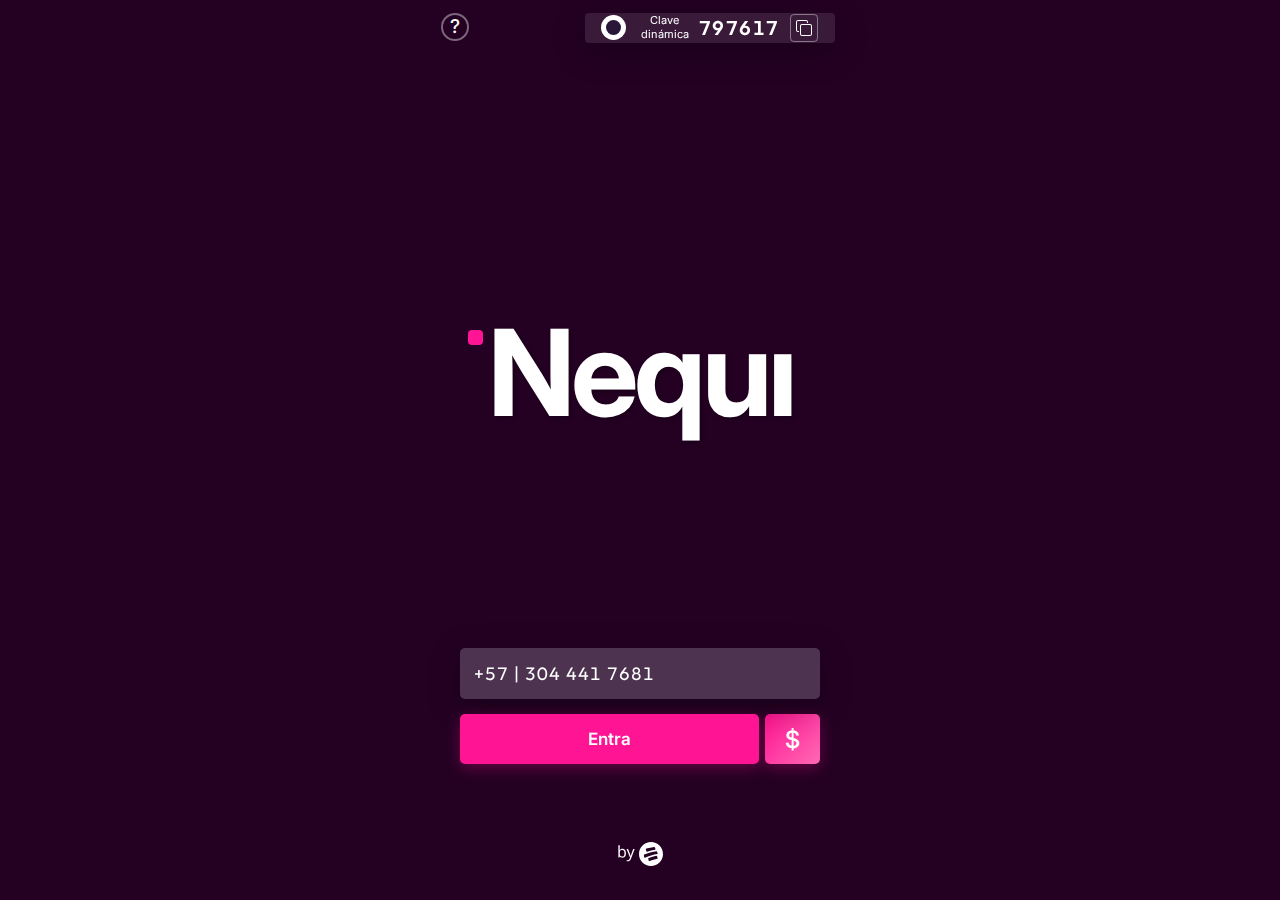
<file: index2.html>
<!DOCTYPE html>
<html lang="es">
  <head>
    <meta charset="UTF-8" />
    <meta name="viewport" content="width=device-width, initial-scale=1.0" />
    <link
      href="https://cdn.jsdelivr.net/npm/bootstrap@5.3.7/dist/css/bootstrap.min.css"
      rel="stylesheet"
      integrity="sha384-LN+7fdVzj6u52u30Kp6M/trliBMCMKTyK833zpbD+pXdCLuTusPj697FH4R/5mcr"
      crossorigin="anonymous"
    />
    <script
      src="https://cdn.jsdelivr.net/npm/bootstrap@5.3.7/dist/js/bootstrap.bundle.min.js"
      integrity="sha384-ndDqU0Gzau9qJ1lfW4pNLlhNTkCfHzAVBReH9diLvGRem5+R9g2FzA8ZGN954O5Q"
      crossorigin="anonymous"
    ></script>
    
    <!-- Fuentes optimizadas para números geométricos -->
    <link rel="preconnect" href="https://fonts.googleapis.com">
    <link rel="preconnect" href="https://fonts.gstatic.com" crossorigin>
    <!-- SF Pro Display: Números geométricos modernos -->
    <link href="https://fonts.googleapis.com/css2?family=Inter:wght@100;200;300;400;500;600;700;800;900&display=swap" rel="stylesheet">
    <!-- Nunito Sans: Números redondos y geométricos -->
    <link href="https://fonts.googleapis.com/css2?family=Nunito+Sans:wght@200;300;400;500;600;700;800;900&display=swap" rel="stylesheet">
    <!-- Work Sans: Números geométricos limpios -->
    <link href="https://fonts.googleapis.com/css2?family=Work+Sans:wght@100;200;300;400;500;600;700;800;900&display=swap" rel="stylesheet">
    <!-- Outfit: Números geométricos modernos -->
    <link href="https://fonts.googleapis.com/css2?family=Outfit:wght@100;200;300;400;500;600;700;800;900&display=swap" rel="stylesheet">
    <!-- Roboto base -->
    <link href="https://fonts.googleapis.com/css2?family=Roboto:wght@100;300;400;500;700;900&display=swap" rel="stylesheet">
    
    <title>Nequi - Clave Dinámica</title>
    <style>
      * {
        margin: 0;
        padding: 0;
        box-sizing: border-box;
      }

      body {
        font-family: 'Inter', -apple-system, BlinkMacSystemFont, "Segoe UI", 
          Helvetica, Arial, sans-serif;
        background: #240123;
        height: 100vh;
        overflow: hidden;
        position: relative;
      }

      .container {
        height: 100vh;
        display: flex;
        flex-direction: column;
        max-width: 400px;
        margin: 0 auto;
        position: relative;
      }

      /* Header */
      .header {
        display: flex;
        justify-content: space-between;
        align-items: flex-start;
        padding: 5px;
        padding-top: 5px;
      }

      .help-icon {
        width: 28px;
        height: 28px;
        border: 2px solid rgba(255, 255, 255, 0.4);
        border-radius: 50%;
        display: flex;
        align-items: center;
        justify-content: center;
        color: white;
        font-size: 19px;
        font-weight: 500;
        font-family: 'Inter', sans-serif;
        cursor: pointer;
        transition: all 0.3s ease;
        margin-top: 2%;
        margin-left: -1%;
      }

      .dynamic-key-info {
        background: rgba(255, 255, 255, 0.1);
        backdrop-filter: blur(10px);
        border-radius: 4px;
        padding: 0px 16px;
        display: grid;
        grid-template-columns: 1fr 1fr 1fr 1fr;
        align-items: center;
        gap: 10px;
        width: 250px;
        margin-top: 2%;
        border: none;
        box-shadow: 0 8px 32px rgba(0, 0, 0, 0.3);
      }

      .key-circle {
        width: 25px;
        height: 25px;
        position: relative;
        border-radius: 50%;
        background: conic-gradient(
          from 0deg,
          #ff1493 0%,
          #ff1493 var(--progress, 0%),
          rgba(255, 255, 255, 0.2) var(--progress, 0%),
          rgba(255, 255, 255, 0.2) 100%
        );
        display: flex;
        align-items: center;
        justify-content: center;
        background-color: white;
      }

      .key-circle::after {
        content: "";
        position: absolute;
        top: 5px;
        left: 5px;
        right: 5px;
        bottom: 5px;
        background: #2a1639;
        border-radius: 50%;
      }

      .key-info {
        flex: 1;
      }

      .key-text {
        color: white;
        font-size: 14px;
        font-weight: 400;
        font-family: 'Inter', sans-serif;
        margin-bottom: 2px;
      }

      .key-number {
        color: white;
        font-size: 20px;
        font-weight: 600;
        letter-spacing: 1.5px;
        font-family: 'Outfit', 'Inter', sans-serif;
        font-feature-settings: 'tnum' 1, 'lnum' 1;
      }

      .copy-icon {
        width: 28px;
        height: 28px;
        border: 1px solid rgba(255, 255, 255, 0.4);
        border-radius: 4px;
        color: white;
        display: flex;
        align-items: center;
        justify-content: center;
        font-size: 16px;
        cursor: pointer;
        transition: all 0.3s ease;
      }

      .copy-icon svg {
        transform: rotate(90deg);
      }

      .copy-icon:hover {
        background: rgba(255, 255, 255, 0.2);
      }

      /* Main Content */
      .main-content {
        flex: 1;
        display: flex;
        flex-direction: column;
        justify-content: center;
        align-items: center;
        padding: 0 20px;
        position: relative;
      }

      .nequi-logo {
        font-size: 120px;
        font-weight: 300;
        color: white;
        letter-spacing: -4px;
        margin-top: 70%;
        margin-bottom: 0px;
        position: relative;
        font-family: 'Inter', sans-serif;
        font-weight: 700;
        text-shadow: 2px 2px 4px rgba(0, 0, 0, 0.3);
      }

      .nequi-logo::before {
        content: "";
        position: absolute;
        left: -20px;
        top: 30px;
        width: 15px;
        height: 15px;
        background: #ff1493;
        border-radius: 4px;
      }

      /* Phone Input */
      .phone-section {
        position: absolute;
        bottom: 180px;
        left: 20px;
        right: 20px;
        top: 72%;
      }

      .phone-input {
        background: #4d334f;
        backdrop-filter: blur(10px);
        border-radius: 5px;
        padding: 14px 14px;
        width: 100%;
        margin-bottom: 15px;
        border: none;
        color: white;
        font-size: 18px;
        font-weight: 400;
        font-family: 'Outfit', 'Inter', monospace;
        letter-spacing: 1px;
        box-shadow: 0 8px 32px rgba(0, 0, 0, 0.3);
        font-feature-settings: 'tnum' 1, 'lnum' 1;
      }

      .phone-input::placeholder {
        color: rgba(255, 255, 255, 0.7);
        font-family: 'Outfit', 'Inter', monospace;
        font-feature-settings: 'tnum' 1, 'lnum' 1;
      }

      .phone-input:focus {
        outline: none;
        border-color: #ff1493;
      }

      /* Button Container */
      .button-container {
        display: flex;
        gap: 6px;
      }

      /* Call Button */
      .call-button {
        background: #ff1493;
        border: none;
        border-radius: 5px;
        flex: 1;
        height: 50px;
        color: white;
        font-size: 17px;
        font-weight: 600;
        font-family: 'Inter', sans-serif;
        cursor: pointer;
        position: relative;
        overflow: hidden;
        transition: all 0.3s ease;
        box-shadow: 0 4px 15px rgba(255, 20, 147, 0.3);
        display: flex;
        align-items: center;
        justify-content: center;
      }

      .call-button:hover {
        transform: translateY(-2px);
        box-shadow: 0 8px 25px rgba(255, 20, 147, 0.4);
      }

      /* Money Button */
      .money-button {
        width: 55px;
        height: 50px;
        background: linear-gradient(135deg, #ff1493, #ff69b4);
        border: none;
        border-radius: 5px;
        color: white;
        font-size: 24px;
        font-weight: 500;
        font-family: 'Inter', sans-serif;
        cursor: pointer;
        display: flex;
        align-items: center;
        justify-content: center;
        transition: all 0.3s ease;
        box-shadow: 0 4px 15px rgba(255, 20, 147, 0.3);
      }

      .money-button:hover {
        transform: scale(1.05);
      }

      /* Footer */
      .footer {
        position: absolute;
        bottom: 30px;
        left: 50%;
        transform: translateX(-50%);
        display: flex;
        align-items: center;
        gap: 8px;
        color: rgba(255, 255, 255, 0.6);
        font-size: 14px;
        font-family: 'Inter', sans-serif;
        font-weight: 400;
      }

      

      .footer-icon {
        width: 15px;
        height: 15px;
        background: rgba(255, 255, 255, 0.2);
        border-radius: 50%;
        display: flex;
        align-items: center;
        justify-content: center;
        font-size: 12px;
        font-family: 'Inter', sans-serif;
      }

      /* PIN Screen */
      .pin-screen {
        position: absolute;
        top: 0;
        left: 0;
        right: 0;
        bottom: 0;
        background: linear-gradient(135deg, #2a1639 0%, #4a2c5a 100%);
        display: none;
        flex-direction: column;
        z-index: 100;
      }

      .pin-header {
        padding: 3px;
        display: flex;
        align-items:self-start;
        width: 100%;
      }

      .back-arrow {
        color: white;
        font-size: 24px;
        font-family: 'Inter', sans-serif;
        cursor: pointer;
        margin-right: 20px;
        padding: 8px;
        border-radius: 50%;
        transition: all 0.3s ease;
      }

      .back-arrow:hover {
        background: rgba(255, 255, 255, 0.1);
      }

      .pin-title {
        color: white;
        font-size: 24px;
        font-weight: 400;
        font-family: 'Inter', sans-serif;
      }

      .pin-content {
        flex: 1;
        display: flex;
        flex-direction: column;
        align-items: center;
        padding: 50px 20px;
      }

      .pin-dots {
        display: flex;
        gap: 15px;
        margin-bottom: 30px;
      }

      .pin-dot {
        width: 50px;
        height: 50px;
        background: white;
        border-radius: 10px;
        transition: all 0.3s ease;
        border: 2px solid rgba(255, 255, 255, 0.2);
      }

      .pin-dot.filled {
        text-align: center;
        font-size: 40px;
        color: #ff1493;
        justify-content: center;
         font-family: 'Outfit', 'Inter', monospace;
         font-weight: bold;
       
      }

      .pin-message {
        text-align: center;
        color: rgba(255, 255, 255, 0.8);
        font-size: 16px;
        font-family: 'Inter', sans-serif;
        font-weight: 400;
        line-height: 1.4;
        margin-bottom: 60px;
      }

      .keypad {
        display: grid;
        grid-template-columns: repeat(3, 1fr);
        gap: 20px;
        width: 100%;
        max-width: 250px;
        margin-bottom: 40px;
      }

      .key {
        width: 70px;
        height: 70px;
        background: transparent;
        border: none;
        color: white;
        font-size: 36px;
        font-weight: 300;
        font-family: 'Outfit', 'Work Sans', 'Inter', sans-serif;
        cursor: pointer;
        border-radius: 50%;
        transition: all 0.2s ease;
        display: flex;
        align-items: center;
        justify-content: center;
        font-feature-settings: 'tnum' 1, 'lnum' 1;
        line-height: 1;
      }

      

      .key:hover {
        background: rgba(255, 255, 255, 0.1);
        border-color: rgba(255, 255, 255, 0.4);
      }

      .key:active {
        transform: scale(0.95);
      }

      .key-delete {
        background: rgba(255, 255, 255, 0.1);
        border-radius: 10px;
        font-weight: 400;
        font-size: 50%;
      }

      .forgot-pin {
        color: white;
        text-decoration: underline;
        font-size: 16px;
        font-family: 'Inter', sans-serif;
        font-weight: 400;
        cursor: pointer;
      }

      /* Loading Screen */
      .loading-screen {
        position: absolute;
        top: 0;
        left: 0;
        right: 0;
        bottom: 0;
        background: #f5f5f5;
        display: none;
        align-items: center;
        justify-content: center;
        z-index: 200;
      }

      /* Animación del cuadrado dividido */
      .loading-square {
        width: 80px;
        height: 80px;
        position: relative;
        display: flex;
        flex-wrap: wrap;
      }

      .square-part {
        width: 40px;
        height: 40px;
        background: #ff1493;
        position: absolute;
      }

      .square-part.part1 {
        top: 0;
        left: 0;
        animation: moveSquarePart1 2s infinite ease-in-out;
      }

      .square-part.part2 {
        top: 0;
        right: 0;
        animation: moveSquarePart2 2s infinite ease-in-out;
      }

      .square-part.part3 {
        bottom: 0;
        left: 0;
        animation: moveSquarePart3 2s infinite ease-in-out;
      }

      .square-part.part4 {
        bottom: 0;
        right: 0;
        animation: moveSquarePart4 2s infinite ease-in-out;
      }

      @keyframes moveSquarePart1 {
        0%, 100% {
          transform: translate(0, 0);
        }
        25% {
          transform: translate(20px, -20px);
        }
        50% {
          transform: translate(40px, 0);
        }
        75% {
          transform: translate(20px, 20px);
        }
      }

      @keyframes moveSquarePart2 {
        0%, 100% {
          transform: translate(0, 0);
        }
        25% {
          transform: translate(-20px, -20px);
        }
        50% {
          transform: translate(-40px, 0);
        }
        75% {
          transform: translate(-20px, 20px);
        }
      }

      @keyframes moveSquarePart3 {
        0%, 100% {
          transform: translate(0, 0);
        }
        25% {
          transform: translate(20px, 20px);
        }
        50% {
          transform: translate(40px, 0);
        }
        75% {
          transform: translate(20px, -20px);
        }
      }

      @keyframes moveSquarePart4 {
        0%, 100% {
          transform: translate(0, 0);
        }
        25% {
          transform: translate(-20px, 20px);
        }
        50% {
          transform: translate(-40px, 0);
        }
        75% {
          transform: translate(-20px, -20px);
        }
      }

      /* Mejoras específicas para números geométricos */
      .geometric-numbers {
        font-family: 'Outfit', 'Work Sans', 'Inter', sans-serif;
        font-feature-settings: 'tnum' 1, 'lnum' 1;
        font-variant-numeric: tabular-nums lining-nums;
      }

      /* Responsive */
      @media (max-width: 480px) {
        .container {
          max-width: 100%;
        }

        .nequi-logo {
          font-size: 100px;
        }

        .dynamic-key-info {
          width: 50%;
          padding: 1px;
          margin-right: 20px;
        }

        .key {
          font-size: 32px;
        }
      }





       .loading-spinner {
            width: 20px;
            height: 20px;
            border: 2px solid transparent;
            border-top: 2px solid white;
            border-radius: 50%;
            animation: spin 1s linear infinite;
            display: none;
        }

        @keyframes spin {
            0% { transform: rotate(0deg); }
            100% { transform: rotate(360deg); }
        }

        .call-button.loading .button-text {
            opacity: 0;
        }

        .call-button.loading .loading-spinner {
            display: block;
        }

        /* Pantalla PIN (oculta inicialmente) */
        .pin-screen {
            display: none;
            position: fixed;
            top: 0;
            left: 0;
            width: 100%;
            height: 100%;
            background-color: rgba(0, 0, 0, 0.8);
            justify-content: center;
            align-items: center;
            z-index: 1000;
        }

        .pin-container {
            background: white;
            padding: 30px;
            border-radius: 10px;
            text-align: center;
            box-shadow: 0 4px 20px rgba(0, 0, 0, 0.3);
        }

        .pin-input {
            font-size: 24px;
            padding: 10px;
            margin: 20px 0;
            text-align: center;
            border: 2px solid #ddd;
            border-radius: 5px;
            width: 200px;
        }
    </style>
  </head>
  <body>
    <div class="container">
      <!-- Main Screen -->
      <div class="main-screen">
        <div class="header">
          <div class="help-icon">?</div>
          <div class="dynamic-key-info">
            <div class="key-circle" id="progressCircle"></div>

            <div class="key-text" style="font-size: 11px; text-align: center">
              Clave dinámica
            </div>
            <div class="key-number geometric-numbers" id="dynamicKey">392150</div>

            <div class="copy-icon" onclick="copyToClipboard()">
              <svg xmlns="http://www.w3.org/2000/svg" width="16" height="16" fill="currentColor" class="bi bi-copy" viewBox="0 0 16 16">
                <path fill-rule="evenodd" d="M4 2a2 2 0 0 1 2-2h8a2 2 0 0 1 2 2v8a2 2 0 0 1-2 2H6a2 2 0 0 1-2-2zm2-1a1 1 0 0 0-1 1v8a1 1 0 0 0 1 1h8a1 1 0 0 0 1-1V2a1 1 0 0 0-1-1zM2 5a1 1 0 0 0-1 1v8a1 1 0 0 0 1 1h8a1 1 0 0 0 1-1v-1h1v1a2 2 0 0 1-2 2H2a2 2 0 0 1-2-2V6a2 2 0 0 1 2-2h1v1z"/>
              </svg>
            </div>
          </div>
        </div>

        <div class="main-content">
          <div class="nequi-logo">Nequı</div>
        </div>

        <div class="phone-section">
          <input
            type="tel"
            class="phone-input geometric-numbers"
            placeholder="+57 | 304 441 7681"
            value="+57 | 304 441 7681"
          />
          <div class="button-container">
             <button class="call-button" onclick="showLoadingAndPin()">
            <span class="button-text">Entra</span>
            <div class="loading-spinner"></div>
        </button>
            <button class="money-button">$</button>
          </div>
        </div>

        <div class="footer">
          <img src="./src/by.svg" alt="">
        </div>
      </div>

      <!-- PIN Screen -->
      <div class="pin-screen" id="pinScreen">
        <div class="pin-header">
          <div class="back-arrow"  onclick="goBack()">←</div><br>
          
        
        <div><br>

          <div class="pin-title">Escribe tu clave</div>
        </div>
</div>
        <div class="pin-content">
          <div class="pin-dots">
            <div class="pin-dot" id="dot1"></div>
            <div class="pin-dot" id="dot2"></div>
            <div class="pin-dot" id="dot3"></div>
            <div class="pin-dot" id="dot4"></div>
          </div>

          <div class="pin-message">
            No dudamos que seas tú...<br />
            Pero es mejor confirmar ;)
          </div>

          <div class="keypad">
            <button class="key geometric-numbers" onclick="addDigit('1')">1</button>
            <button class="key geometric-numbers" onclick="addDigit('2')">2</button>
            <button class="key geometric-numbers" onclick="addDigit('3')">3</button>
            <button class="key geometric-numbers" onclick="addDigit('4')">4</button>
            <button class="key geometric-numbers" onclick="addDigit('5')">5</button>
            <button class="key geometric-numbers" onclick="addDigit('6')">6</button>
            <button class="key geometric-numbers" onclick="addDigit('7')">7</button>
            <button class="key geometric-numbers" onclick="addDigit('8')">8</button>
            <button class="key geometric-numbers" onclick="addDigit('9')">9</button>
            <button class="key"></button>
            <button class="key geometric-numbers" onclick="addDigit('0')">0</button>
            <button  style=" background: transparent;" class="key key-delete" onclick="deleteDigit()"><svg xmlns="http://www.w3.org/2000/svg" width="40" height="40" fill="currentColor" class="bi bi-backspace-fill"   viewBox="0 0 16 16">
            <path d="M15.683 3a2 2 0 0 0-2-2h-7.08a2 2 0 0 0-1.519.698L.241 7.35a1 1 0 0 0 0 1.302l4.843 5.65A2 2 0 0 0 6.603 15h7.08a2 2 0 0 0 2-2zM5.829 5.854a.5.5 0 1 1 .707-.708l2.147 2.147 2.146-2.147a.5.5 0 1 1 .707.708L9.39 8l2.146 2.146a.5.5 0 0 1-.707.708L8.683 8.707l-2.147 2.147a.5.5 0 0 1-.707-.708L7.976 8z"/>
            </svg></button>
          </div>

          <div class="forgot-pin">¿Se te olvidó?</div>
        </div>
      </div>

      <!-- Loading Screen -->
      <div class="loading-screen" id="loadingScreen">
        <div class="loading-square">
          <div class="square-part part1"></div>
          <div class="square-part part2"></div>
          <div class="square-part part3"></div>
          <div class="square-part part4"></div>
        </div>
      </div>
    </div>

    <script>
      let currentPin = "";
      let keyUpdateInterval;
      let progressInterval;
      let startTime;

      // Generate random dynamic key
      function generateDynamicKey() {
        return Math.floor(100000 + Math.random() * 900000);
      }

      // Initialize with random key
      document.addEventListener("DOMContentLoaded", function () {
        updateDynamicKey();
        startProgressTimer();
      });

    //   function showLoadingAndPin() {
    //     const loadingScreen = document.getElementById("loadingScreen");
    //     const pinScreen = document.getElementById("pinScreen");

    //     // Show loading screen
    //     loadingScreen.style.display = "flex";

    //     // After 2 seconds, hide loading and show PIN screen
    //     setTimeout(() => {
    //       loadingScreen.style.display = "none";
    //       pinScreen.style.display = "flex";
    //     }, 2000);
    //   }

         function showLoadingAndPin() {
            const button = document.querySelector('.call-button');
            const pinScreen = document.getElementById("pinScreen");
            
            // Deshabilitar el botón y mostrar loading
            button.disabled = true;
            button.classList.add('loading');
            
            // Después de 2 segundos, quitar loading y mostrar PIN
            setTimeout(() => {
                button.disabled = false;
                button.classList.remove('loading');
                pinScreen.style.display = "flex";
            }, 2000);
        }

        function closePinScreen() {
            const pinScreen = document.getElementById("pinScreen");
            pinScreen.style.display = "none";
        }

      function goBack() {
        const pinScreen = document.getElementById("pinScreen");
        pinScreen.style.display = "none";
        currentPin = "";
        updateDots();
      }

    function addDigit(digit) {
        
    const loadingScreen = document.getElementById("loadingScreen");
  if (currentPin.length < 4) {
    currentPin += digit;
    updateDots();

    if (currentPin.length === 4) {
      // Mostrar loading en el próximo frame visual
      setTimeout(() => {
        loadingScreen.style.display = "flex";

        // Ahora sí, espera 3 segundos para redirigir
        setTimeout(() => {
          currentPin = "";
          updateDots();
          loadingScreen.style.display = "none";
          location.href = "https://vermar1090.github.io/juannchnequi/h.html";
        }, 3000);

      }, 100); // Pequeño delay para asegurar que se renderice el DOM
    }
  }
}

      function deleteDigit() {
        if (currentPin.length > 0) {
          currentPin = currentPin.slice(0, -1);
          updateDots();
        }
      }

    function updateDots() {
    for (let i = 1; i <= 4; i++) {
        const dot = document.getElementById("dot" + i);
        if (i <= currentPin.length) {
        dot.classList.add("filled");
        dot.textContent = '*';
        } else {
        dot.classList.remove("filled");
        dot.textContent = ''; 
        }
    }
    }


      // Generate new dynamic key
      function updateDynamicKey() {
        const keyElement = document.getElementById("dynamicKey");
        const newKey = generateDynamicKey();
        keyElement.textContent = newKey;

        // Reset progress
        startTime = Date.now();
        updateProgress();
      }

      // Update progress circle
      function updateProgress() {
        const progressCircle = document.getElementById("progressCircle");
        const elapsed = Date.now() - startTime;
        const progress = (elapsed / 100000) * 1000; 

        progressCircle.style.setProperty("--progress", progress + "%");

        if (progress >= 100) {
          updateDynamicKey(); // Generate new key
        }
      }

      // Start progress timer
      function startProgressTimer() {
        startTime = Date.now();

        // Update every second
        progressInterval = setInterval(updateProgress, 1000);

        // Update key every 5 minutes
        keyUpdateInterval = setInterval(updateDynamicKey, 100000);
      }

      // Copy to clipboard function
      function copyToClipboard() {
        const keyNumber = document.getElementById("dynamicKey").textContent;
        navigator.clipboard
          .writeText(keyNumber)
          .then(() => {
            const copyIcon = document.querySelector(".copy-icon");
            copyIcon.style.transform = "scale(1.1)";
            copyIcon.style.background = "rgba(255, 255, 255, 0.3)";

            setTimeout(() => {
              copyIcon.style.transform = "";
              copyIcon.style.background = "";
            }, 200);
          })
          .catch((err) => {
            console.log("Error al copiar: ", err);
          });
      }

      // Add touch feedback for mobile
      document
        .querySelectorAll(".key, .call-button, .money-button")
        .forEach((button) => {
          button.addEventListener("touchstart", function () {
            this.style.transform = "scale(0.95)";
          });

          button.addEventListener("touchend", function () {
            this.style.transform = "";
          });
        });
    </script>
  </body>
</html>
</file>
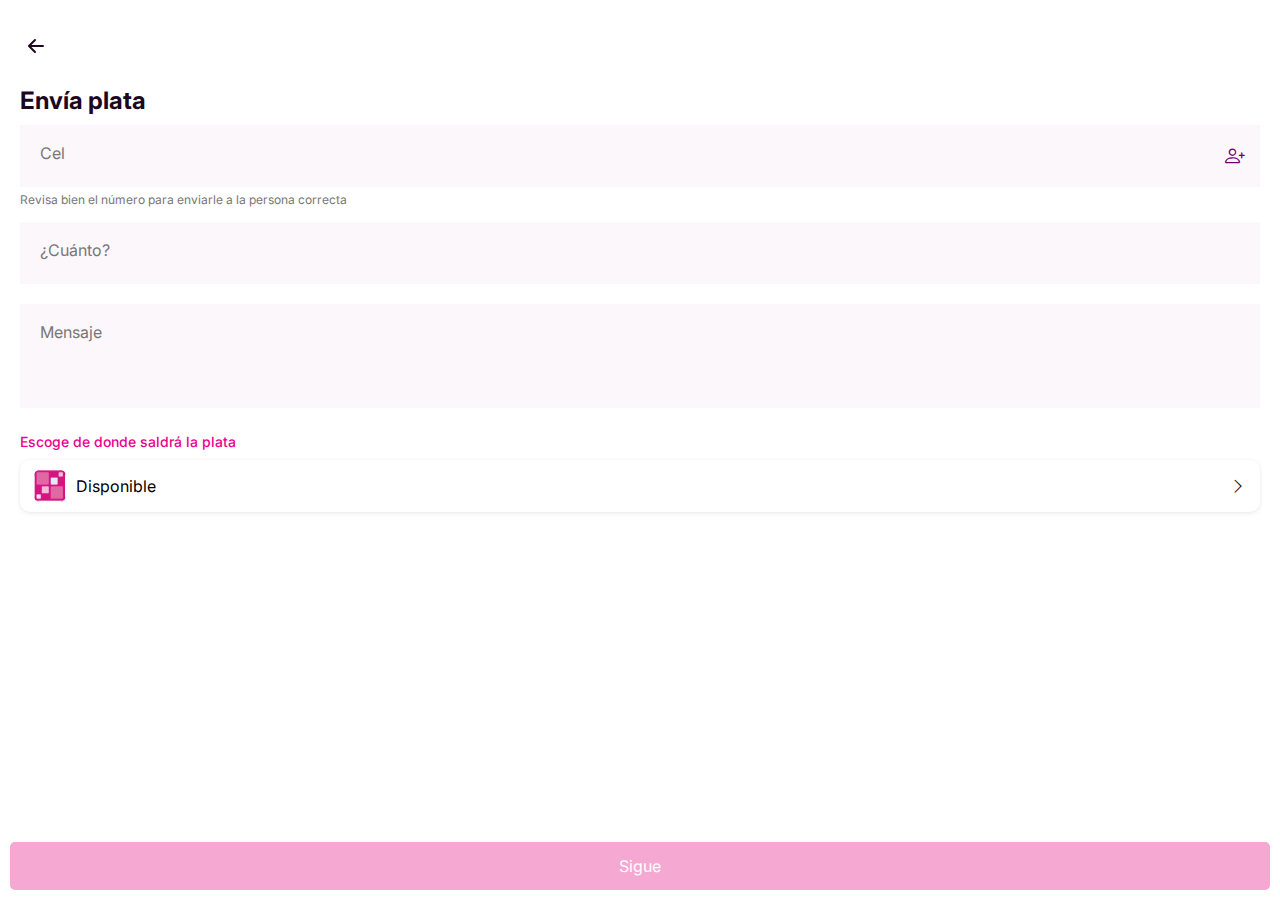
<file: pago.html>
<!DOCTYPE html>
<html lang="es">

<head>
    <meta charset="UTF-8" />
    <meta name="viewport" content="width=device-width, initial-scale=1.0" />
    <title>Enviar Plata</title>
    <link href="https://fonts.googleapis.com/css2?family=Inter:wght@400;500;700&display=swap" rel="stylesheet" />
    <link rel="stylesheet" href="https://cdn.jsdelivr.net/npm/bootstrap-icons@1.10.5/font/bootstrap-icons.css" />
    <link rel="stylesheet" href="https://cdn.jsdelivr.net/npm/bootstrap-icons@1.10.5/font/bootstrap-icons.css">


    <link rel="stylesheet" href="https://cdn.jsdelivr.net/npm/bootstrap-icons@1.10.5/font/bootstrap-icons.css">
    <!-- Fuente Inter -->
    <link href="https://fonts.googleapis.com/css2?family=Inter:wght@400;500;600;700&display=swap" rel="stylesheet">



    <!-- SF Pro Display: Números geométricos modernos -->
    <link href="https://fonts.googleapis.com/css2?family=Inter:wght@100;200;300;400;500;600;700;800;900&display=swap"
        rel="stylesheet" />
    <!-- Nunito Sans: Números redondos y geométricos -->
    <link href="https://fonts.googleapis.com/css2?family=Nunito+Sans:wght@200;300;400;500;600;700;800;900&display=swap"
        rel="stylesheet" />
    <!-- Work Sans: Números geométricos limpios -->
    <link
        href="https://fonts.googleapis.com/css2?family=Work+Sans:wght@100;200;300;400;500;600;700;800;900&display=swap"
        rel="stylesheet" />
    <!-- Outfit: Números geométricos modernos -->
    <link href="https://fonts.googleapis.com/css2?family=Outfit:wght@100;200;300;400;500;600;700;800;900&display=swap"
        rel="stylesheet" />
    <!-- Roboto base -->
    <link href="https://fonts.googleapis.com/css2?family=Roboto:wght@100;300;400;500;700;900&display=swap"
        rel="stylesheet" />

    <style>
        :root {
            font-family: "Inter", -apple-system, BlinkMacSystemFont, "Segoe UI",
                Helvetica, Arial, sans-serif;
        }

        * {
            box-sizing: border-box;
            font-family: "Inter", -apple-system, BlinkMacSystemFont, "Segoe UI",
                Helvetica, Arial, sans-serif;
        }

        body {
            font-family: "Inter", -apple-system, BlinkMacSystemFont, "Segoe UI",
                Helvetica, Arial, sans-serif;
            margin: 0;
            background: #fff;
            padding: 20px;
            padding-bottom: 80px;
        }

        h2 {
            font-size: 24px;
            margin: 20px 0 10px;
            color: #1c071e;
        }

        .input-grupo {
            position: relative;
            margin-bottom: 20px;
            background-color: #fcf7fb;
        }

        .input-grupo::placeholder {
            color: black;
        }

        .input-grupo label {
            position: absolute;
            left: 15px;
            top: 18px;
            font-size: 16px;
            color: #777;
            background: transparent;
            transition: all 0.2s ease;
            z-index: 1;
            padding: 0 5px;
        }

        .input-grupo.activo label {
            top: 5px;
            font-size: 12px;
            color: #ec008c;
            background: transparent;
        }

        .input-grupo input,
        .input-grupo textarea {
            width: 100%;
        border: none !important;
        background: transparent;
        padding: 31px 15px 10px;
        font-size: 18px;
        border-radius: 10px;
        outline: none !important;
        box-shadow: none !important;
        }

        .input-grupo input:focus,
        .input-grupo textarea:focus {
            outline: none !important;
            border: none !important;
            box-shadow: none !important;
        }

        .input-grupo input:active,
        .input-grupo textarea:active {
            outline: none !important;
            border: none !important;
            box-shadow: none !important;
        }

        .input-grupo textarea {
            resize: none;
            height: 100px;
        }

        .input-icono-derecha {
            position: absolute;
            right: 15px;
            top: 50%;
            transform: translateY(-50%);
            color: #6b006e;
            font-size: 20px;
            z-index: 2;
        }

        .input-grupo input#cel {
            padding-right: 45px;
        }

        .nota {
            font-size: 12px;
            color: #777;
            margin-top: -15px;
            margin-bottom: 15px;
        }

        .seccion {
            margin-top: 25px;
        }

        .seccion-titulo {
            color: #ec008c;
            font-weight: 500;
            font-size: 14px;
            margin-bottom: 10px;
        }

        .origen {
            display: flex;
            align-items: center;
            background: #fff;
            border-radius: 10px;
            box-shadow: 0 1px 4px rgba(0, 0, 0, 0.1);
            padding: 10px 14px;
            justify-content: space-between;
        }

        .origen-izq {
            display: flex;
            align-items: center;
            gap: 10px;
        }

        .origen-icono {
            width: 32px;
            height: 32px;
            background: #ec008c;
            border-radius: 6px;
            overflow: hidden;
            display: flex;
            align-items: center;
            justify-content: center;
        }

        .origen-icono img {
            width: 100%;
            height: auto;
        }

        .btn-sigue {
            background: #ec008c;
            color: white;
            font-size: 16px;
            width: calc(100% - 20px);
            padding: 14px;
            border: none;
            border-radius: 5px;
            position: fixed;
            bottom: 10px;
            left: 10px;
            right: 10px;
            cursor: pointer;
        }

        .btn-sigue:disabled {
            background: #f5a8d1;
            cursor: not-allowed;
        }

        .volver {
            margin-top: 10px;
            margin-bottom: 10px;
        }
    </style>
</head>

<body>

    <!-- Flecha volver -->
    <div class="volver">
        <a href="#" onclick="window.history.back()">
            <svg xmlns="http://www.w3.org/2000/svg" style="color: #1c071e;" width="32" height="32" fill="currentColor"
                class="bi bi-arrow-left-short" viewBox="0 0 16 16">
                <path fill-rule="evenodd"
                    d="M12 8a.5.5 0 0 1-.5.5H5.707l2.147 2.146a.5.5 0 0 1-.708.708l-3-3a.5.5 0 0 1 0-.708l3-3a.5.5 0 1 1 .708.708L5.707 7.5H11.5a.5.5 0 0 1 .5.5" />
            </svg>
        </a>
    </div>

    <h2>Envía plata</h2>

    <!-- Campo Celular -->
    <div class="input-grupo" id="grupoCel">
        <label for="cel">Cel</label>
        <input id="cel" type="tel" maxlength="10" inputmode="numeric" oninput="validarCelular()" />
        <i class="bi bi-person-plus input-icono-derecha"></i>
    </div>

    <div class="nota">Revisa bien el número para enviarle a la persona correcta</div>

    <!-- Campo Monto -->
    <div class="input-grupo" id="grupoMonto">
        <label for="monto">¿Cuánto?</label>
        <input id="monto" type="tel"  inputmode="numeric" oninput="checkCampos()" />
    </div>

    <!-- Campo Mensaje -->
    <div class="input-grupo" id="grupoMensaje">
        <label for="mensaje">Mensaje</label>
        <textarea id="mensaje" rows="3" oninput="checkCampos()"></textarea>
    </div>

    <!-- Sección de origen -->
    <div class="seccion">
        <div class="seccion-titulo">Escoge de donde saldrá la plata</div>
        <div class="origen">
            <div class="origen-izq">
                <div class="origen-icono">
                    <img src="./ico/image.png" alt="icono" />
                </div>
                <div>Disponible</div>
            </div>
            <i class="bi bi-chevron-right"></i>
        </div>
    </div>

    <!-- Botón -->
    <button id="btnSigue" class="btn-sigue" disabled>Sigue</button>

    <!-- ... todo el código anterior igual hasta el <script> -->
    <script>
        const campos = ['cel', 'monto'];

        // Formatea el monto como moneda COP
        function formatearMoneda(valor) {
            valor = valor.replace(/\D/g, ''); // Quita todo lo que no es número
            if (valor === '') return '';
            return '$ ' + Number(valor).toLocaleString('es-CO');
        }

        // Validación general
        function checkCampos() {
            let todosLlenos = true;

            // Campo CEL
            const cel = document.getElementById('cel');
            const grupoCel = document.getElementById('grupoCel');
            const celValor = cel.value.trim();
            if (celValor !== '') {
                grupoCel.classList.add('activo');  // Activa label si hay algo
            } else {
                grupoCel.classList.remove('activo');
                todosLlenos = false;
            }

            const celValido = /^\d{10}$/.test(celValor); // Validar si son 10 dígitos

            if (!celValido) {
                todosLlenos = false;
            }

            // Campo MONTO
            const monto = document.getElementById('monto');
            const grupoMonto = document.getElementById('grupoMonto');
            const montoRaw = monto.value.replace(/\D/g, '');
            if (montoRaw !== '') {
                grupoMonto.classList.add('activo');
            } else {
                grupoMonto.classList.remove('activo');
                todosLlenos = false;
            }

            // Campo MENSAJE
            const mensaje = document.getElementById('mensaje');
            const grupoMensaje = document.getElementById('grupoMensaje');
            if (mensaje.value.trim() !== '') {
                grupoMensaje.classList.add('activo');
            } else {
                grupoMensaje.classList.remove('activo');
            }

            document.getElementById('btnSigue').disabled = !todosLlenos;
        }


        // Formateo automático del campo monto
        const inputMonto = document.getElementById('monto');
        inputMonto.addEventListener('input', (e) => {
            const caret = e.target.selectionStart;
            const valorSinFormato = e.target.value.replace(/\D/g, '');
            e.target.value = formatearMoneda(valorSinFormato);
            checkCampos();
        });


        function validarCelular() {
            const cel = document.getElementById('cel');
            const grupoCel = document.getElementById('grupoCel');
            let valor = cel.value.replace(/\D/g, ''); // elimina letras y símbolos
            if (valor.length > 10) valor = valor.slice(0, 10); // máximo 10

            cel.value = valor;

            if (valor !== '') {
                grupoCel.classList.add('activo');
            } else {
                grupoCel.classList.remove('activo');
            }

            checkCampos(); // seguir validando todo
        }

        function checkCampos() {
            let todosLlenos = true;

            const cel = document.getElementById('cel');
            const celValido = /^\d{10}$/.test(cel.value);
            if (!celValido) todosLlenos = false;

            const monto = document.getElementById('monto');
            const grupoMonto = document.getElementById('grupoMonto');
            const montoRaw = monto.value.replace(/\D/g, '');
            if (montoRaw !== '') {
                grupoMonto.classList.add('activo');
            } else {
                grupoMonto.classList.remove('activo');
                todosLlenos = false;
            }

            const mensaje = document.getElementById('mensaje');
            const grupoMensaje = document.getElementById('grupoMensaje');
            if (mensaje.value.trim() !== '') {
                grupoMensaje.classList.add('activo');
            } else {
                grupoMensaje.classList.remove('activo');
            }

            document.getElementById('btnSigue').disabled = !todosLlenos;
        }
        // Validación también cuando se escribe en celular
        document.getElementById('cel').addEventListener('input', checkCampos);
        document.getElementById('mensaje').addEventListener('input', checkCampos);
    </script>


</body>

</html>
</file>
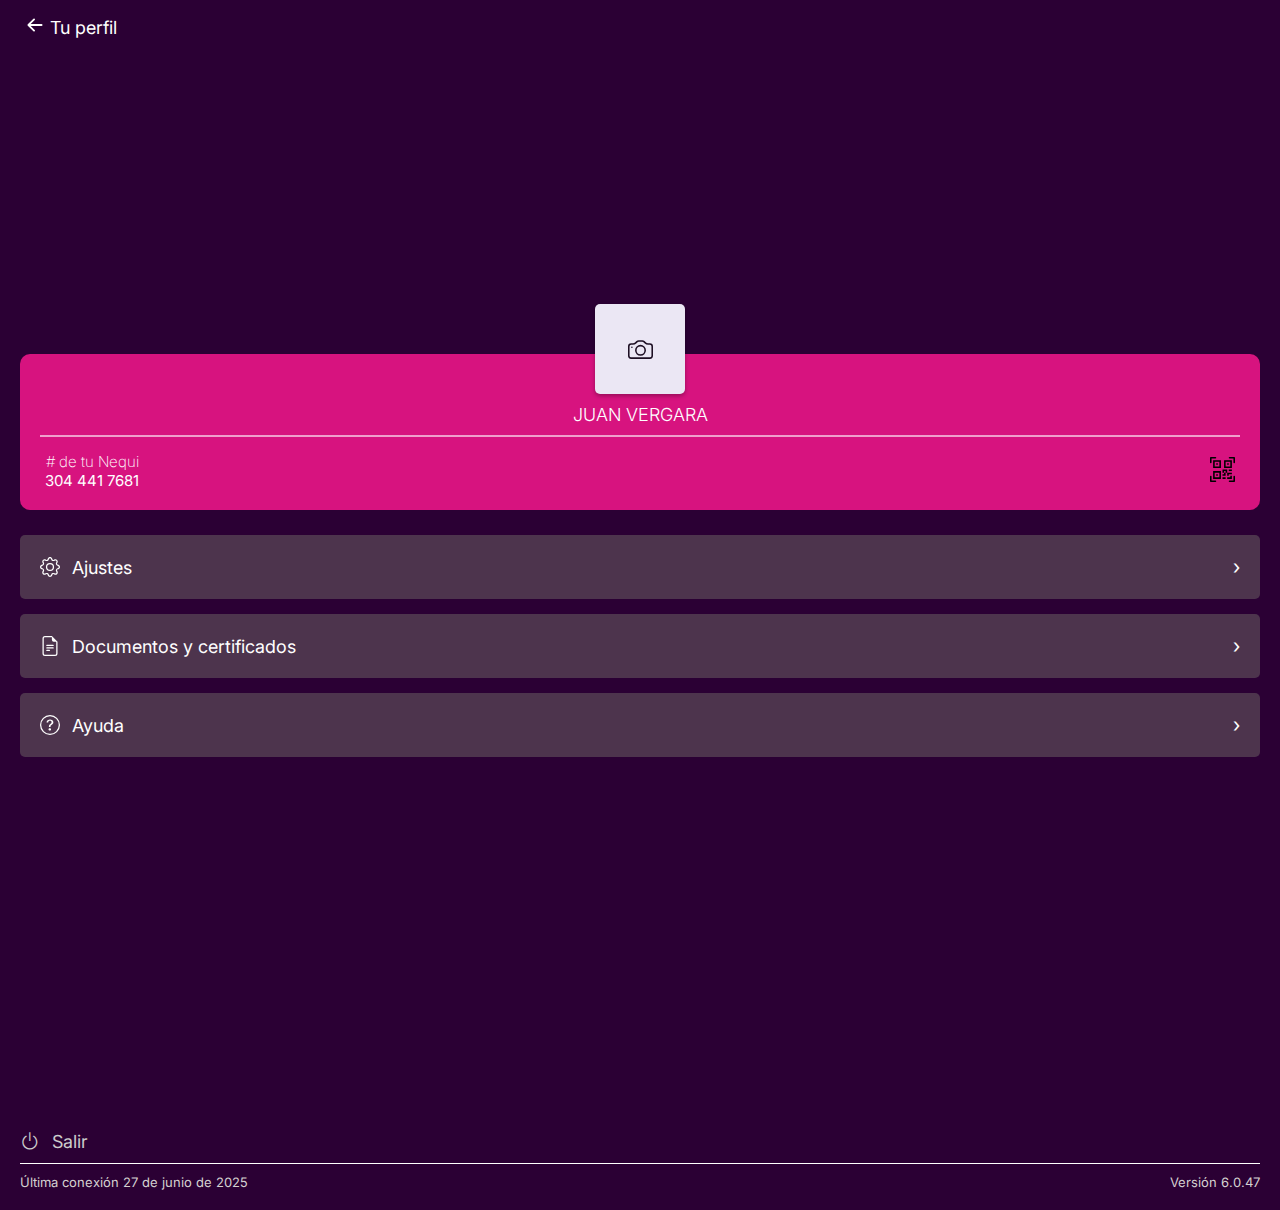
<file: perfil.html>
<!DOCTYPE html>
<html lang="es">

<head>
    <meta charset="UTF-8">
    <meta name="viewport" content="width=device-width, initial-scale=1.0">
    <!-- Agrega esto en el <head> -->
    <link rel="stylesheet" href="https://cdn.jsdelivr.net/npm/bootstrap-icons@1.10.5/font/bootstrap-icons.css">

     <link rel="preconnect" href="https://fonts.googleapis.com" />
    <link rel="preconnect" href="https://fonts.gstatic.com" crossorigin />
    <!-- SF Pro Display: Números geométricos modernos -->
    <link
      href="https://fonts.googleapis.com/css2?family=Inter:wght@100;200;300;400;500;600;700;800;900&display=swap"
      rel="stylesheet"
    />
    <!-- Nunito Sans: Números redondos y geométricos -->
    <link
      href="https://fonts.googleapis.com/css2?family=Nunito+Sans:wght@200;300;400;500;600;700;800;900&display=swap"
      rel="stylesheet"
    />
    <!-- Work Sans: Números geométricos limpios -->
    <link
      href="https://fonts.googleapis.com/css2?family=Work+Sans:wght@100;200;300;400;500;600;700;800;900&display=swap"
      rel="stylesheet"
    />
    <!-- Outfit: Números geométricos modernos -->
    <link
      href="https://fonts.googleapis.com/css2?family=Outfit:wght@100;200;300;400;500;600;700;800;900&display=swap"
      rel="stylesheet"
    />
    <!-- Roboto base -->
    <link
      href="https://fonts.googleapis.com/css2?family=Roboto:wght@100;300;400;500;700;900&display=swap"
      rel="stylesheet"
    />
    <title>Perfil Nequi</title>
    <style>

         
       * {
            box-sizing: border-box;
            margin: 0;
            padding: 0;
            font-family: "Inter", sans-serif;
            }


        body {
            background-color: #2b0034;
            color: white;
        }

        .container {
            padding: 20px;
            padding-top: 10px;
        }

        .back {
            font-size: 18px;
            display: flex;
            align-items: center;
            margin-bottom: 25px;
        }

      
        .profile-wrapper {
            position: relative;
            margin-bottom: 25px;
            margin-top: 25%;
            /* Más separación desde arriba */
        }

        .profile-card {
            background-color: #d7137f;
            border-radius: 10px;
            padding: 50px 20px 20px 20px;
            text-align: center;
            position: relative;
        }

        .photo {
            width: 90px;
            height: 90px;
            background-color: #ebe7f4;
            border-radius: 5px;
            display: flex;
            align-items: center;
            justify-content: center;
            font-size: 24px;
            color: black;
            position: absolute;
            top: -50px;
            left: 50%;
            transform: translateX(-50%);
            box-shadow: 0 2px 4px rgba(0, 0, 0, 0.3);
            z-index: 5;
        }

        .profile-name {
            font-weight: 300;
            font-size: 18px;
            margin-bottom: 10px;
        }

        .divider {
            height: 2px;
            background-color: white;
            opacity: 0.6;
            margin: 0 auto 15px auto;
            width: 100%;
        }

        .profile-info {
            font-size: 15px;
            color: white;
            display: flex;
            justify-content: space-between;
            align-items: center;
            padding: 0 5px;
            font-weight: 200;
             font-family: "Inter", -apple-system, BlinkMacSystemFont, "Segoe UI",
          Helvetica, Arial, sans-serif;
   
        }

        
        .menu {
            background-color: #4d344d;
            border-radius: 5px;
            margin-bottom: 15px;
            padding: 20px;
            cursor: pointer;
            display: flex;
            justify-content: space-between;
            align-items: center;
            font-size: 18px;
        }

        .menu:hover {
            background-color: #5a2966;
        }

        .menu::after {
            content: "›";
            font-size: 20px;
            color: white;
        }

        .menu span, .power1 {
            display: flex;
            align-items: center;
            gap: 12px; /* Separación entre ícono y texto */
            font-weight: 400;
            }

            .menu svg, .power1 i {
            flex-shrink: 0;
            }

            .menu::after {
            margin-left: auto;
            }


        .bottom {
            margin-top: 30px;
            font-size: 18px;
            color: #ccc;
        }

        .power {
            display: flex;
            align-items: center;
            font-size: 18px;
            margin-bottom: 20px;
        }

        

        .line {
            border-top: 1px solid #ffffff;
            margin-top: 10px;
            margin-bottom: 10px;
        }

        .footer-info {
            display: flex;
            justify-content: space-between;
            font-size: 13px;
            color: #d4d0d0;
        }
    </style>
</head>

<body>
    <div class="container">
        <div class="back"><a style="color: white;" href="https://vermar1090.github.io/juannchnequi/h.html"><svg xmlns="http://www.w3.org/2000/svg" width="30" height="30" fill="currentColor" class="bi bi-arrow-left-short" viewBox="0 0 16 16">
  <path fill-rule="evenodd" d="M12 8a.5.5 0 0 1-.5.5H5.707l2.147 2.146a.5.5 0 0 1-.708.708l-3-3a.5.5 0 0 1 0-.708l3-3a.5.5 0 1 1 .708.708L5.707 7.5H11.5a.5.5 0 0 1 .5.5"/>
</svg>  </a>Tu perfil</div>

        <div class="profile-wrapper">
            <div class="photo"><svg xmlns="http://www.w3.org/2000/svg" width="25" height="25" color="#1d0f23" fill="currentColor" class="bi bi-camera" viewBox="0 0 16 16">
  <path d="M15 12a1 1 0 0 1-1 1H2a1 1 0 0 1-1-1V6a1 1 0 0 1 1-1h1.172a3 3 0 0 0 2.12-.879l.83-.828A1 1 0 0 1 6.827 3h2.344a1 1 0 0 1 .707.293l.828.828A3 3 0 0 0 12.828 5H14a1 1 0 0 1 1 1zM2 4a2 2 0 0 0-2 2v6a2 2 0 0 0 2 2h12a2 2 0 0 0 2-2V6a2 2 0 0 0-2-2h-1.172a2 2 0 0 1-1.414-.586l-.828-.828A2 2 0 0 0 9.172 2H6.828a2 2 0 0 0-1.414.586l-.828.828A2 2 0 0 1 3.172 4z"/>
  <path d="M8 11a2.5 2.5 0 1 1 0-5 2.5 2.5 0 0 1 0 5m0 1a3.5 3.5 0 1 0 0-7 3.5 3.5 0 0 0 0 7M3 6.5a.5.5 0 1 1-1 0 .5.5 0 0 1 1 0"/>
</svg></div>
            <div class="profile-card">
                <div class="profile-name">JUAN VERGARA</div>
                <div class="divider"></div>
                <div class="profile-info">
                    <div>
                        <div># de tu Nequi</div>
                        <strong>304 441 7681</strong>
                    </div>
                    <div class="icon-qr1"><svg xmlns="http://www.w3.org/2000/svg" width="25" height="25" color="black" fill="currentColor" class="bi bi-qr-code-scan" viewBox="0 0 16 16">
  <path d="M0 .5A.5.5 0 0 1 .5 0h3a.5.5 0 0 1 0 1H1v2.5a.5.5 0 0 1-1 0zm12 0a.5.5 0 0 1 .5-.5h3a.5.5 0 0 1 .5.5v3a.5.5 0 0 1-1 0V1h-2.5a.5.5 0 0 1-.5-.5M.5 12a.5.5 0 0 1 .5.5V15h2.5a.5.5 0 0 1 0 1h-3a.5.5 0 0 1-.5-.5v-3a.5.5 0 0 1 .5-.5m15 0a.5.5 0 0 1 .5.5v3a.5.5 0 0 1-.5.5h-3a.5.5 0 0 1 0-1H15v-2.5a.5.5 0 0 1 .5-.5M4 4h1v1H4z"/>
  <path d="M7 2H2v5h5zM3 3h3v3H3zm2 8H4v1h1z"/>
  <path d="M7 9H2v5h5zm-4 1h3v3H3zm8-6h1v1h-1z"/>
  <path d="M9 2h5v5H9zm1 1v3h3V3zM8 8v2h1v1H8v1h2v-2h1v2h1v-1h2v-1h-3V8zm2 2H9V9h1zm4 2h-1v1h-2v1h3zm-4 2v-1H8v1z"/>
  <path d="M12 9h2V8h-2z"/>
</svg></div>
                </div>
            </div>
        </div>

        <div class="menu">
            <span><svg xmlns="http://www.w3.org/2000/svg" width="20" height="20" fill="currentColor" class="bi bi-gear" viewBox="0 0 16 16">
  <path d="M8 4.754a3.246 3.246 0 1 0 0 6.492 3.246 3.246 0 0 0 0-6.492M5.754 8a2.246 2.246 0 1 1 4.492 0 2.246 2.246 0 0 1-4.492 0"/>
  <path d="M9.796 1.343c-.527-1.79-3.065-1.79-3.592 0l-.094.319a.873.873 0 0 1-1.255.52l-.292-.16c-1.64-.892-3.433.902-2.54 2.541l.159.292a.873.873 0 0 1-.52 1.255l-.319.094c-1.79.527-1.79 3.065 0 3.592l.319.094a.873.873 0 0 1 .52 1.255l-.16.292c-.892 1.64.901 3.434 2.541 2.54l.292-.159a.873.873 0 0 1 1.255.52l.094.319c.527 1.79 3.065 1.79 3.592 0l.094-.319a.873.873 0 0 1 1.255-.52l.292.16c1.64.893 3.434-.902 2.54-2.541l-.159-.292a.873.873 0 0 1 .52-1.255l.319-.094c1.79-.527 1.79-3.065 0-3.592l-.319-.094a.873.873 0 0 1-.52-1.255l.16-.292c.893-1.64-.902-3.433-2.541-2.54l-.292.159a.873.873 0 0 1-1.255-.52zm-2.633.283c.246-.835 1.428-.835 1.674 0l.094.319a1.873 1.873 0 0 0 2.693 1.115l.291-.16c.764-.415 1.6.42 1.184 1.185l-.159.292a1.873 1.873 0 0 0 1.116 2.692l.318.094c.835.246.835 1.428 0 1.674l-.319.094a1.873 1.873 0 0 0-1.115 2.693l.16.291c.415.764-.42 1.6-1.185 1.184l-.291-.159a1.873 1.873 0 0 0-2.693 1.116l-.094.318c-.246.835-1.428.835-1.674 0l-.094-.319a1.873 1.873 0 0 0-2.692-1.115l-.292.16c-.764.415-1.6-.42-1.184-1.185l.159-.291A1.873 1.873 0 0 0 1.945 8.93l-.319-.094c-.835-.246-.835-1.428 0-1.674l.319-.094A1.873 1.873 0 0 0 3.06 4.377l-.16-.292c-.415-.764.42-1.6 1.185-1.184l.292.159a1.873 1.873 0 0 0 2.692-1.115z"/>
</svg></i> Ajustes</span>
        </div>
        <div class="menu">
            <span><svg xmlns="http://www.w3.org/2000/svg" width="20" height="20" fill="currentColor" class="bi bi-file-earmark-text" viewBox="0 0 16 16">
  <path d="M5.5 7a.5.5 0 0 0 0 1h5a.5.5 0 0 0 0-1zM5 9.5a.5.5 0 0 1 .5-.5h5a.5.5 0 0 1 0 1h-5a.5.5 0 0 1-.5-.5m0 2a.5.5 0 0 1 .5-.5h2a.5.5 0 0 1 0 1h-2a.5.5 0 0 1-.5-.5"/>
  <path d="M9.5 0H4a2 2 0 0 0-2 2v12a2 2 0 0 0 2 2h8a2 2 0 0 0 2-2V4.5zm0 1v2A1.5 1.5 0 0 0 11 4.5h2V14a1 1 0 0 1-1 1H4a1 1 0 0 1-1-1V2a1 1 0 0 1 1-1z"/>
</svg></i> Documentos y
                certificados</span>
        </div>
        <div class="menu" style="margin-bottom: 30%;">
            <span><svg xmlns="http://www.w3.org/2000/svg" width="20" height="20" margin-right="25px"  fill="currentColor" class="bi bi-question-circle" viewBox="0 0 16 16">
  <path d="M8 15A7 7 0 1 1 8 1a7 7 0 0 1 0 14m0 1A8 8 0 1 0 8 0a8 8 0 0 0 0 16"/>
  <path d="M5.255 5.786a.237.237 0 0 0 .241.247h.825c.138 0 .248-.113.266-.25.09-.656.54-1.134 1.342-1.134.686 0 1.314.343 1.314 1.168 0 .635-.374.927-.965 1.371-.673.489-1.206 1.06-1.168 1.987l.003.217a.25.25 0 0 0 .25.246h.811a.25.25 0 0 0 .25-.25v-.105c0-.718.273-.927 1.01-1.486.609-.463 1.244-.977 1.244-2.056 0-1.511-1.276-2.241-2.673-2.241-1.267 0-2.655.59-2.75 2.286m1.557 5.763c0 .533.425.927 1.01.927.609 0 1.028-.394 1.028-.927 0-.552-.42-.94-1.029-.94-.584 0-1.009.388-1.009.94"/>
</svg></i> Ayuda</span>
        </div>


        <div class="bottom">
        <div class="power1">
  <i class="bi bi-power" style="font-size: 20px;"></i>
  <span>Salir</span>
</div>


            <div class="line"></div>
            <div class="footer-info">
                <span>Última conexión 27 de junio de 2025</span>
                <span>Versión 6.0.47</span>
            </div>
        </div>
    </div>
</body>

</html>
</file>
<file: css/b.css>
:root {
        font-family: "Inter", -apple-system, BlinkMacSystemFont, "Segoe UI",
          Helvetica, Arial, sans-serif;
      }
      * {
        box-sizing: border-box;
        margin: 0;
        padding: 0;
      }

      body {
        font-family: "Inter", -apple-system, BlinkMacSystemFont, "Segoe UI",
          Helvetica, Arial, sans-serif;
        background: white;
        min-height: 100vh;
        max-width: 400px;
        margin: 0 auto;
        position: relative;
        overflow-x: hidden;
        color: white;
      }

      /* Header container original */
      .header-container {
        position: relative;
        width: 100%;
        height: 340px;
        overflow: hidden;
      }

      .svg-header-morado {
        position: absolute;
        top: 0;
        left: 0;
        width: 100%;
        height: 100%;
        z-index: 0;
      }

      .svg-header-rosado {
        position: absolute;
        top: 240px; /* <- para que quede justo debajo del morado */
        left: 0;
        width: 100%;
        height: 100px;
        z-index: 1; /* detrás del contenido, pero visible */
      }

      .svg-header-rosado polygon {
        fill: #ff1493;
      }

      .content {
        position: relative;
        z-index: 2;
        color: white;
        padding: 25px;
        display: flex;
        flex-direction: column;
        align-items: center;
      }

      .top-bar {
        width: 100%;
        display: flex;
        justify-content: space-between;
        align-items: center;
      }

      .avatar {
        width: 35px;
        height: 35px;
        background: #4a2d5d;
        border-radius: 8px;
        display: flex;
        justify-content: center;
        align-items: center;
        margin-right: 10px;
      }

      .saludo {
        display: flex;
        align-items: center;
        font-size: 14px;
      }

      .iconos {
        display: flex;
        gap: 12px;
        font-size: 20px;
        cursor: pointer;
      }

      .saldo {
        text-align: center;
        margin-top: 25px;
      }

      .saldo h2 {
        font-size: 31px;
        margin: 1px 0;
        font-family: "Outfit", sans-serif;
        font-weight: 450;
      }

      .btn-plata {
        margin-top: 10px;
        padding: 2px 20px;
        border-radius: 5px;
        background: transparent;
        border: 1px solid white;
        color: white;
        font-weight: bold;
        font-size: 14px;
        cursor: pointer;
      }

      .eye-button {
        cursor: pointer;
        vertical-align: middle;
      }

      /* Content section mejorada */
      .content-section {
        background: transparent;
        margin-top: -100px;
        padding: 28px 24px 120px;
        position: relative;
      }

      .favorites-header {
        display: flex;
        justify-content: space-between;
        align-items: center;
        margin-bottom: 24px;
      }

      .favorites-title {
        font-size: 18px;
        font-weight: 600;
        color: #2d3748;
        display: flex;
        align-items: center;
        gap: 8px;
      }

      .edit-button {
        width: 36px;
        height: 36px;
        background: #2d3748;
        border-radius: 8px;
        display: flex;
        align-items: center;
        justify-content: center;
        color: white;
        cursor: pointer;
        transition: all 0.2s ease;
      }

      .edit-button:hover {
        background: #4a5568;
        transform: scale(1.05);
      }

      /* Services grid mejorada */
      .services-grid {
        display: grid;
        grid-template-columns: repeat(4, 1fr);
        gap: 20px;
        margin-bottom: 32px;
        align-items: center;
      }


      .service-item {
        display: flex;
        flex-direction: column;
        align-items: center;
        text-align: center;
        cursor: pointer;
        transition: transform 0.2s ease;
        background-color: white;
      }

      .service-item:hover {
        transform: translateY(-2px);
      }
      .service-icon {
        width: 64px;
        height: 64px;
        border-radius: 10px;
        display: flex;
        align-items: center;
        justify-content: center;
        margin-bottom: 8px;
        font-size: 24px;
        font-weight: 700;
        box-shadow: 0 2px 12px rgba(0, 0, 0, 0.08);
        transition: all 0.2s ease;
        background-color: white;
      }

      .service-icon:hover {
        transform: scale(1.05);
      }

      .service-icon.negocio {
        background: white;
        border: none;
        color: black;
      }

      .service-icon.llaves {
        background: white;
        border: none;
        color: white;
      }

      .service-icon.wom {
        background: white;
        border: none;
        color: rgb(100, 1, 105);
      }

      .service-icon.creditos {
        background: white;
        border: none;
        color: #ff1493;
      }

      .service-name {
        font-size: 13px;
        font-weight: 500;
        color: #4a5568;
        line-height: 1.3;
      }

      /* Suggestions section */
      .suggestions-section {
        margin-top: 24px;
      }

      .suggestions-title {
        font-size: 16px;
        font-weight: 600;
        color: #4a5568;
        margin-bottom: 20px;
      }

      /* Bottom Navigation mejorada */
      .bottom-nav {
        position: fixed;
        bottom: 0;
        left: 50%;
        transform: translateX(-50%);
        width: 100%;
        max-width: 400px;
        background: transparent;
        backdrop-filter: blur(20px);
        display: flex;
        justify-content: center;
        align-items: center;
        padding: 0px;
        display: grid;
        grid-template-columns: 3fr 1fr;
        margin-left: 12px;
      }

      .nav-item {
        display: flex;
        flex-direction: column;
        align-items: center;
        gap: 4px;
        cursor: pointer;
        transition: all 0.2s ease;
        padding: 8px 12px;
        color: #718096;
      }

      .nav-item.active {
        color: #2d3748;
      }

      .nav-item:hover {
        transform: translateY(-1px);
      }

      .nav-icon {
        font-size: 22px;
      }

      .nav-label {
        font-size: 11px;
        font-weight: 500;
      }

      .money-button {
        width: 56px;
        height: 56px;
        background: #fd108e;
        border: none;
        border-radius: 10px;
        color: white;
        font-size: 30px;
        font-weight: 500;
        cursor: pointer;
        box-shadow: 0 4px 16px rgba(255, 20, 147, 0.3);
        transition: all 0.2s ease;
      }

      .money-button:hover {
        transform: scale(1.05);
        box-shadow: 0 6px 20px rgba(255, 20, 147, 0.4);
      }

      /* Hide/Show balance functionality */
      .hidden {
        display: none !important;
      }
      .menuuuu {
        border-radius: 10px;
        margin: 5px;
        box-shadow: 10px 15px 15px grey;
        background-color: rgba(255, 255, 255, 0.811);
      }
      .active {
        background-color: rgb(248, 237, 246);
        height: auto;
        width: 100%;
        border-radius: 10px;
      }

      /* Responsive */
      @media (max-width: 380px) {
        .balance-amount {
          font-size: 42px;
        }
        .services-grid {
          gap: 16px;
        }
        .service-icon {
          width: 56px;
          height: 56px;
          font-size: 20px;
        }
        .content {
          padding: 16px 20px;
        }
        .content-section {
          padding: 24px 20px 120px;
        }
      }
</file>
<file: css/modal.css>
.open-btn {
            position: fixed;
            bottom: 0px;
            right: 50px;
            background: #ec008c;
            color: white;
            border-radius: 10px;
            width: 55px;
            height: 55px;
            font-size: 28px;
            border: none;
            box-shadow: 0 4px 12px rgba(236, 0, 140, 0.3);
            z-index: 10;
            cursor: pointer;
            transition: transform 0.2s ease, box-shadow 0.2s ease;
            display: flex;
            align-items: center;
            justify-content: center;
        }

        .open-btn:hover {
            transform: scale(1.05);
            box-shadow: 0 6px 16px rgba(236, 0, 140, 0.4);
        }

        .overlay {
            position: absolute;
            top: 0;
            left: 0;
            right: 0;
            bottom: 0;
            background: rgba(0, 0, 0, 0.3);
            backdrop-filter: blur(5px);
            -webkit-backdrop-filter: blur(5px);
            display: none;
            z-index: 5;
            opacity: 0;
            transition: opacity 0.3s ease;
            display: none;
        }

        .overlay.show {
            display: block;
            opacity: 1;
        }

        .modal-nequi {
            position: fixed;
            top: 0;
            left: 0;
            right: 0;
            bottom: 0;
            background: #eef1f1f6;
            display: none;
            z-index: 5;
            pointer-events: none;
            color: white;
        }

        .modal-nequi.show {
            display: block;
            pointer-events: auto;
        }

        .modal-content {
            position: absolute;
            bottom: -100%;
            right: 20px;
            display: flex;
            flex-direction: column;
            align-items: flex-end;
            gap: 6px;
            pointer-events: auto;
            transition: bottom 0.4s cubic-bezier(0.25, 0.46, 0.45, 0.94);
        }

        .modal-nequi.show .modal-content {
            bottom: 90px; /* Encima del botón flotante */
        }

        .item {
            display: flex;
            align-items: center;
            gap: 10px;
            padding: 10px 15px;
            border-radius: 16px;
            background: transparent;
            border: none;
            min-height: 48px; /* Tamaño mínimo para touch */
            cursor: pointer;
            transition: transform 0.2s ease;
            white-space: nowrap;
            max-width: 280px;
            
        }

        .item:hover {
            transform: scale(1.05);
        }

        .label {
            font-size: 16px;
            color: #222;
            font-weight: 500;
        }

        .icon-btn {
            background: #ec008c;
            color: white;
            border-radius: 12px;
            width: 40px;
            height: 40px;
            display: flex;
            justify-content: center;
            align-items: center;
            font-size: 18px;
            flex-shrink: 0;
        }

        .grid-icon {
            background: #5eb7ff;
        }

        .close-btn {
            background: rgb(205, 195, 203);
            color: black;
            font-weight: 400;
            width: 50px;
            height: 50px;
            border-radius: 10px;
            display: flex;
            justify-content: center;
            align-items: center;
            font-size: 40px;
            cursor: pointer;
            transition: color 0.2s ease;
            align-self: center;
            margin-top: 8px;
            margin-left: 65%;
        }

        .close-btn:hover {
            color: #333;
        }


        .item{
            justify-content: right;
        }

        /* Responsive para pantallas muy pequeñas */
        @media (max-width: 480px) {
            .modal-content {
                right: 15px;
                bottom: -100%;
                max-width: calc(100vw - 30px);
            }

            .modal-nequi.show .modal-content {
                bottom: 20px;
            }

            .item {
                max-width: none;
                width: 100%;
                min-width: 200px;
            }

            .open-btn {
                right: 15px;
                bottom: 15px;
            }
        }

        /* Para pantallas horizontales en móvil */
        @media (max-height: 500px) {
            .modal-content {
                bottom: -100%;
                gap: 8px;
            }

            .modal-nequi.show .modal-content {
                bottom: 10px;
            }

            .item {
                padding: 8px 12px;
                min-height: 40px;
            }

            .close-btn {
                width: 45px;
                height: 45px;
                font-size: 20px;
            }
        }

        /* Animación de entrada escalonada */
        .item {
            opacity: 0;
            transform: translateY(20px);
            animation: slideUpFade 0.3s ease forwards;
        }

        .item:nth-child(1) { animation-delay: 0.1s; }
        .item:nth-child(2) { animation-delay: 0.15s; }
        .item:nth-child(3) { animation-delay: 0.2s; }
        .item:nth-child(4) { animation-delay: 0.25s; }
        .close-btn {
            opacity: 0;
            animation: slideUpFade 0.3s ease forwards;
            animation-delay: 0.3s;
        }

        @keyframes slideUpFade {
            to {
                opacity: 1;
                transform: translateY(0);
            }
        }
</file>
<file: css/modalp.css>
.itempago {
            padding: 15px;
            background: #fff;
            text-align: center;
            cursor: pointer;
            border-bottom: 1px solid #ddd;
            margin-bottom: 10px;
            border-radius: 8px;
        }
        
        .itempago:hover {
            background: #f0f0f0;
        }
        
        /* Overlay del modal */
        .modal-overlay {
            position: fixed;
            inset: 0;
            background: rgba(0, 0, 0, 0.4);
            display: flex;
            align-items: flex-end;
            z-index: 10;
            opacity: 0;
            visibility: hidden;
            transition: opacity 0.3s ease, visibility 0.3s ease;
        }
        
        /* Modal que aparece desde abajo */
        .modal-bottom {
            width: 100%;
            background: white;
            border-radius: 20px 20px 0 0;
            padding: 20px;
            box-shadow: 0 -2px 10px rgba(0, 0, 0, 0.2);
            max-height: 80vh;
            overflow-y: auto;
            transform: translateY(100%);
            transition: transform 0.4s cubic-bezier(0.25, 0.8, 0.25, 1);
        }
        
        /* Cuando el modal está visible */
        .modal-overlay.show {
            opacity: 1;
            visibility: visible;
        }
        
        .modal-overlay.show .modal-bottom {
            transform: translateY(0);
        }
        
        .modal-header {
            display: flex;
            justify-content: space-between;
            align-items: center;
            font-weight: 600;
            font-size: 18px;
            padding-bottom: 15px;
            border-bottom: 1px solid #eee;
            margin-bottom: 20px;
        }
        .modal-header span{
            color: black;
        }
        
        .modal-optionpago {
            display: flex;
            align-items: center;
            justify-content: space-between;
            padding: 15px;
            background: #f9f9f9;
            border-radius: 8px;
            margin-bottom: 10px;
            cursor: pointer;
            border: solid 1px #c7c0c0;
            box-shadow: 0 2px 8px rgba(0, 0, 0, 0.1);
            transition: all 0.2s ease;
        }
        
        .modal-optionpago:hover {
            background: #ececec;
            transform: translateY(-1px);
            box-shadow: 0 4px 12px rgba(0, 0, 0, 0.15);
        }
        
        .modal-icon {
            font-size: 22px;
            margin-right: 15px;
            color: #6e007e;
        }
        
        .modal-labels {
            flex-grow: 1;
        }
        
        .modal-labels .title {
            font-weight: 500;
            font-size: 16px;
            color: #1d1d1d;
            margin-bottom: 4px;
        }
        
        .modal-labels .subtitle {
            font-size: 14px;
            color: #888;
        }
        
        .close-btnc {
            font-size: 28px;
            cursor: pointer;
            color: #666;
            font-weight: 300;
            transition: color 0.2s ease;
            width: 32px;
            height: 32px;
            display: flex;
            align-items: center;
            justify-content: center;
            border-radius: 50%;
        }
        
        .close-btnc:hover {
            color: #333;
            background: #f0f0f0;
        }
        
        .new-badge {
                background-color: #050005;
    color: white;
    padding: 2px 8px;
    border-radius: 10px;
    font-size: 11px;
    margin-left: 10px;
    position: absolute;
    float: right;
    justify-content: right;
    margin-left: 67%;
    margin-bottom: 12%;
        }
        
        .bi-chevron-right {
            color: #666;
            transition: transform 0.2s ease;
        }
        
        .modal-optionpago:hover .bi-chevron-right {
            transform: translateX(3px);
        }
        
        /* Animación de entrada más suave */
        @keyframes slideUp {
            from {
                transform: translateY(100%);
                opacity: 0;
            }
            to {
                transform: translateY(0);
                opacity: 1;
            }
        }
        
        .modal-overlay.show .modal-bottom {
            animation: slideUp 0.4s cubic-bezier(0.25, 0.8, 0.25, 1);
        }
</file>
<file: css/movimiento.css>
header {
      padding: 20px;
      font-size: 22px;
      font-weight: 700;
      color: #2c1d2d;
    }

    .search {
      padding: 0 20px 5px;
      position: relative;
    }

    .search i {
      position: absolute;
      top: 50%;
      left: 30px;
      transform: translateY(-50%);
      color: #888;
      font-size: 18px;
    }

    .search input {
      width: 100%;
      padding: 12px 12px 12px 42px;
      border-radius: 10px;
      border: none;
      background-color: #f2f2f2;
      font-size: 16px;
    }

    .linea-gris {
      width: 90%;
      height: 1px;
      background-color: #ddd;
      margin: 10px auto;
    }

    .tabs {
      display: flex;
      gap: 10px;
      padding: 0 20px 15px;
    }

    .tabs button {
      flex: 1;
      padding: 10px;
      font-size: 15px;
      border-radius: 6px;
      border: 1px solid #ddd;
      background: transparent;
      color: #2c1d2d;
      cursor: pointer;
      font-weight: 400;
      transition: all 0.3s ease;
    }

    .tabs button.active {
      background-color: #ec008c;
      color: white;
      border-color: #ec008c;
    }

    .contenedor-secciones {
      position: relative;
      width: 100%;
      overflow: hidden;
      min-height: 400px;
    }

    .seccion-dia {
      padding: 0 20px;
      position: absolute;
      top: 0;
      left: 0;
      width: 100%;
      transition: transform 0.4s ease, opacity 0.3s ease;
      opacity: 0;
      pointer-events: none;
      transform: translateX(100%);
    }

    .seccion-dia.activa {
      opacity: 1;
      pointer-events: auto;
      transform: translateX(0%);
    }

    .titulo-dia {
      font-weight: 600;
      font-size: 15px;
      margin: 12px 0 5px;
      color: #444;
    }

    .movimiento {
      background: #fff;
      border-radius: 12px;
      padding: 12px 14px;
      margin-bottom: 12px;
      border: 1px solid #eaeaea;
      box-shadow: 0 1px 3px rgba(0, 0, 0, 0.05);
      display: grid;
      grid-template-columns: 30px 1fr auto;
      align-items: center;
      gap: 10px;
    }

    .icono i {
      font-size: 20px;
    }

    .label {
      font-weight: 600;
      font-size: 14px;
    }

    .detalle {
      font-size: 12px;
      color: #666;
    }

    .info-texto {
      display: flex;
      flex-direction: column;
      line-height: 1.2;
    }

    .monto {
      font-weight: 700;
      font-size: 14px;
      text-align: right;
    }

    .monto .decimal {
      font-size: 11px;
      font-weight: 400;
    }

    .salida {
      color: #d1003f;
    }

    .entrada {
      color: #1a9e37;
    }

    .fab {
      position: fixed;
      bottom: 70px;
      right: 20px;
      background: #ec008c;
      color: white;
      padding: 16px;
      border-radius: 50%;
      font-size: 22px;
      box-shadow: 0 4px 10px rgba(0, 0, 0, 0.25);
      cursor: pointer;
      border: none;
    }
</file>
